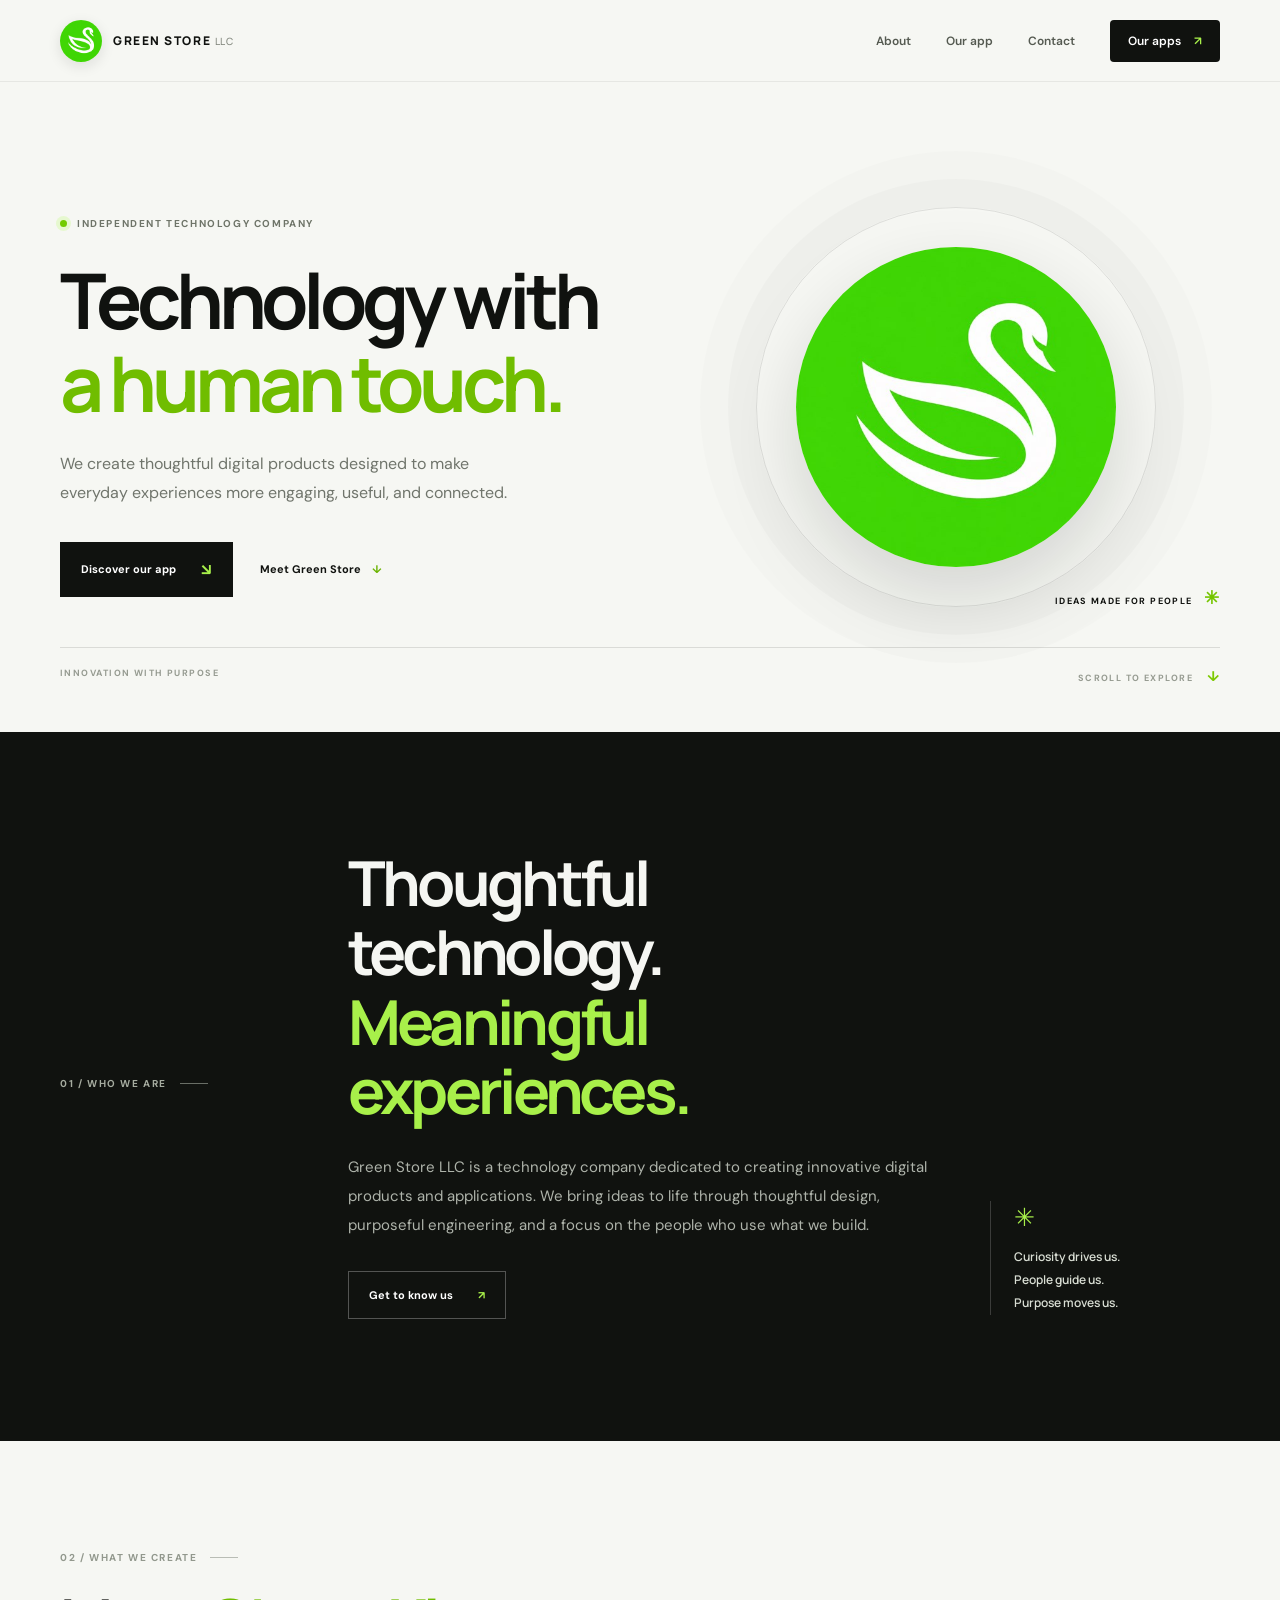
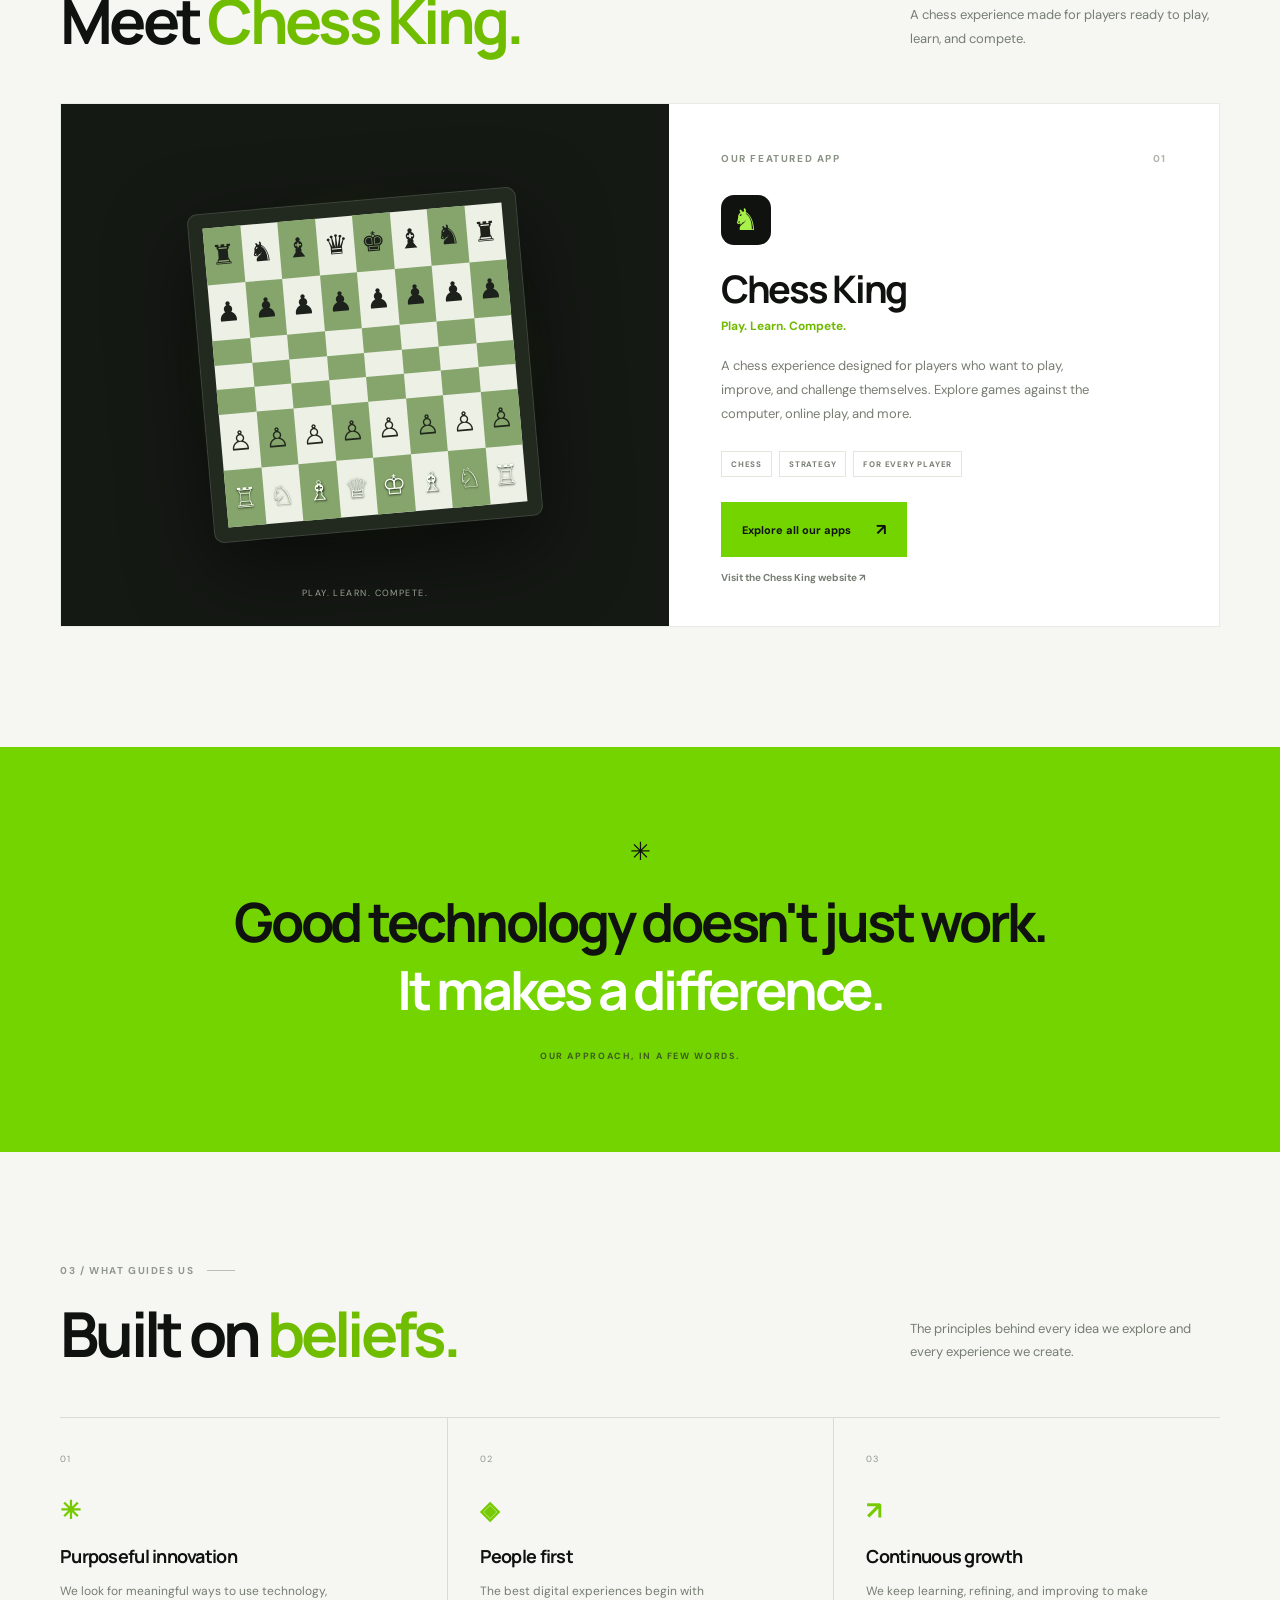
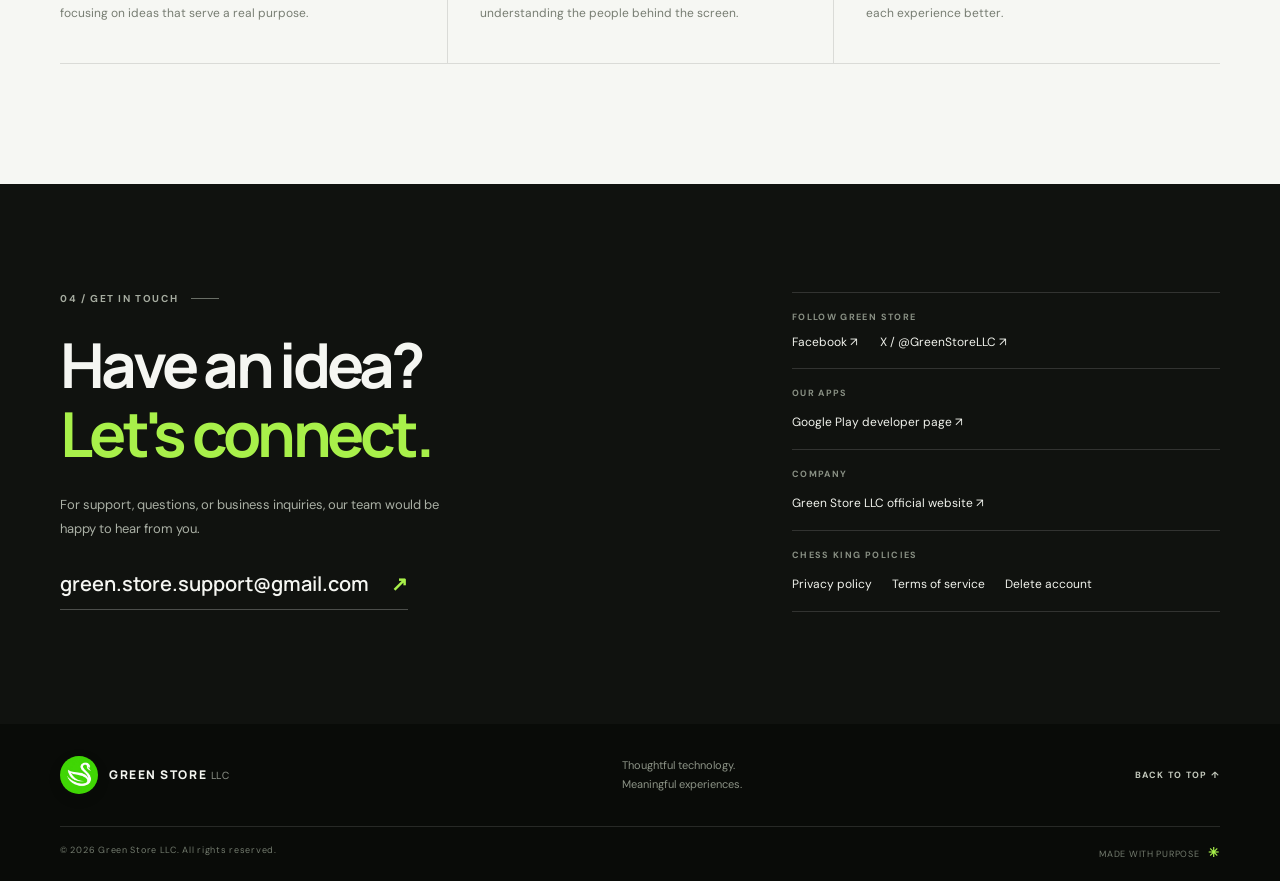
<file: index.html>
<!doctype html>
<html lang="en">
<head>
  <meta charset="utf-8">
  <meta name="viewport" content="width=device-width, initial-scale=1">
  <meta name="theme-color" content="#10120f">
  <meta name="description" content="Green Store LLC creates thoughtful digital products and applications. Discover Chess King and connect with our team.">
  <meta property="og:title" content="Green Store LLC — Thoughtful technology">
  <meta property="og:description" content="We create thoughtful digital products designed to make everyday experiences more engaging and connected.">
  <meta property="og:type" content="website">
  <meta property="og:image" content="https://green-store-llc.github.io/assets/green_store_logo.jpg">
  <title>Green Store LLC — Thoughtful technology</title>
  <link rel="icon" href="assets/green_store_logo.jpg" type="image/jpeg">
  <link rel="preconnect" href="https://fonts.googleapis.com">
  <link rel="preconnect" href="https://fonts.gstatic.com" crossorigin>
  <link href="https://fonts.googleapis.com/css2?family=DM+Sans:wght@400;500;600;700&family=Manrope:wght@400;500;600;700;800&display=swap" rel="stylesheet">
  <link rel="stylesheet" href="styles.css">
</head>
<body>
  <header class="site-header" id="top">
    <nav class="nav container" aria-label="Main navigation">
      <a class="brand" href="#top" aria-label="Green Store LLC home">
        <img src="assets/green_store_logo.jpg" alt="" width="42" height="42">
        <span>GREEN STORE <small>LLC</small></span>
      </a>
      <button class="menu-toggle" aria-label="Open navigation" aria-expanded="false" aria-controls="nav-links"><span></span><span></span></button>
      <div class="nav-links" id="nav-links">
        <a href="#about">About</a><a href="#products">Our app</a><a href="#contact">Contact</a>
        <a class="nav-cta" href="https://play.google.com/store/apps/dev?id=5631731968854259829" target="_blank" rel="noopener noreferrer">Our apps <span>↗</span></a>
      </div>
    </nav>
  </header>

  <main>
    <section class="hero section-light">
      <div class="container hero-grid">
        <div class="hero-copy reveal">
          <div class="eyebrow"><span></span> INDEPENDENT TECHNOLOGY COMPANY</div>
          <h1>Technology with<br><em>a human touch.</em></h1>
          <p class="hero-lead">We create thoughtful digital products designed to make everyday experiences more engaging, useful, and connected.</p>
          <div class="hero-actions">
            <a class="button button-dark" href="#products">Discover our app <span>↘</span></a>
            <a class="text-link" href="#about">Meet Green Store <span>↓</span></a>
          </div>
        </div>
        <div class="hero-brand reveal">
          <div class="brand-halo"></div>
          <img src="assets/green_store_logo.jpg" alt="Green Store LLC white swan logo on a bright green background" width="320" height="320">
          <span class="hero-caption">IDEAS MADE FOR PEOPLE <b>✳</b></span>
        </div>
      </div>
      <div class="container hero-bottom"><span>INNOVATION WITH PURPOSE</span><a href="#about">SCROLL TO EXPLORE <b>↓</b></a></div>
    </section>

    <section class="intro section-dark" id="about">
      <div class="container intro-grid">
        <div class="section-kicker"><span>01 / WHO WE ARE</span><i></i></div>
        <div>
          <h2>Thoughtful technology.<br><em>Meaningful experiences.</em></h2>
          <p class="intro-text">Green Store LLC is a technology company dedicated to creating innovative digital products and applications. We bring ideas to life through thoughtful design, purposeful engineering, and a focus on the people who use what we build.</p>
          <a class="button button-outline" href="#contact">Get to know us <span>↗</span></a>
        </div>
        <aside class="intro-note"><span>✳</span><p>Curiosity drives us.<br>People guide us.<br>Purpose moves us.</p></aside>
      </div>
    </section>

    <section class="product-section section-light" id="products">
      <div class="container">
        <div class="section-heading">
          <div><div class="section-kicker dark-kicker"><span>02 / WHAT WE CREATE</span><i></i></div><h2>Meet <em>Chess King.</em></h2></div>
          <p>A chess experience made for players ready to play, learn, and compete.</p>
        </div>
        <article class="product-card">
          <div class="product-visual" aria-label="Chess board illustration">
            <div class="board-frame"><div class="board" aria-hidden="true"><span>♜</span><span>♞</span><span>♝</span><span>♛</span><span>♚</span><span>♝</span><span>♞</span><span>♜</span><span>♟</span><span>♟</span><span>♟</span><span>♟</span><span>♟</span><span>♟</span><span>♟</span><span>♟</span><span></span><span></span><span></span><span></span><span></span><span></span><span></span><span></span><span></span><span></span><span></span><span></span><span></span><span></span><span></span><span></span><span></span><span></span><span></span><span></span><span></span><span></span><span></span><span></span><span>♙</span><span>♙</span><span>♙</span><span>♙</span><span>♙</span><span>♙</span><span>♙</span><span>♙</span><span>♖</span><span>♘</span><span>♗</span><span>♕</span><span>♔</span><span>♗</span><span>♘</span><span>♖</span></div></div>
            <span class="visual-caption">PLAY. LEARN. COMPETE.</span>
          </div>
          <div class="product-info">
            <span class="product-index">OUR FEATURED APP <b>01</b></span>
            <div class="product-mark">♞</div>
            <h3>Chess King</h3>
            <p class="product-tagline">Play. Learn. Compete.</p>
            <p class="product-description">A chess experience designed for players who want to play, improve, and challenge themselves. Explore games against the computer, online play, and more.</p>
            <div class="product-tags"><span>CHESS</span><span>STRATEGY</span><span>FOR EVERY PLAYER</span></div>
            <div class="product-actions">
              <a class="button button-green" href="https://play.google.com/store/apps/dev?id=5631731968854259829" target="_blank" rel="noopener noreferrer">Explore all our apps <span>↗</span></a>
              <a class="product-secondary" href="https://green-store-llc.github.io/Chess-King/" target="_blank" rel="noopener noreferrer">Visit the Chess King website ↗</a>
            </div>
          </div>
        </article>
      </div>
    </section>

    <section class="statement-section"><div class="container statement-inner"><span>✳</span><p>Good technology doesn't just work.<br><em>It makes a difference.</em></p><small>OUR APPROACH, IN A FEW WORDS.</small></div></section>

    <section class="values-section section-light">
      <div class="container">
        <div class="section-heading"><div><div class="section-kicker dark-kicker"><span>03 / WHAT GUIDES US</span><i></i></div><h2>Built on <em>beliefs.</em></h2></div><p>The principles behind every idea we explore and every experience we create.</p></div>
        <div class="values-grid">
          <article class="value-card"><span>01</span><b>✳</b><h3>Purposeful innovation</h3><p>We look for meaningful ways to use technology, focusing on ideas that serve a real purpose.</p></article>
          <article class="value-card"><span>02</span><b>◈</b><h3>People first</h3><p>The best digital experiences begin with understanding the people behind the screen.</p></article>
          <article class="value-card"><span>03</span><b>↗</b><h3>Continuous growth</h3><p>We keep learning, refining, and improving to make each experience better.</p></article>
        </div>
      </div>
    </section>

    <section class="contact-section section-dark" id="contact">
      <div class="container contact-grid">
        <div><div class="section-kicker"><span>04 / GET IN TOUCH</span><i></i></div><h2>Have an idea?<br><em>Let's connect.</em></h2><p class="contact-copy">For support, questions, or business inquiries, our team would be happy to hear from you.</p><a class="contact-email" href="mailto:green.store.support@gmail.com">green.store.support@gmail.com <span>↗</span></a></div>
        <div class="contact-side">
          <div class="contact-detail"><span>FOLLOW GREEN STORE</span><div class="social-links"><a href="https://www.facebook.com/profile.php?id=61596301007547" target="_blank" rel="noopener noreferrer">Facebook ↗</a><a href="https://x.com/GreenStoreLLC" target="_blank" rel="noopener noreferrer">X / @GreenStoreLLC ↗</a></div></div>
          <div class="contact-detail"><span>OUR APPS</span><a href="https://play.google.com/store/apps/dev?id=5631731968854259829" target="_blank" rel="noopener noreferrer">Google Play developer page ↗</a></div>
          <div class="contact-detail"><span>COMPANY</span><a href="https://green-store-llc.github.io/" target="_blank" rel="noopener noreferrer">Green Store LLC official website ↗</a></div>
          <div class="contact-detail legal-links"><span>CHESS KING POLICIES</span><a href="https://green-store-llc.github.io/chessking/privacy-policy.html" target="_blank" rel="noopener noreferrer">Privacy policy</a><a href="https://green-store-llc.github.io/chessking/terms-of-service.html" target="_blank" rel="noopener noreferrer">Terms of service</a><a href="https://green-store-llc.github.io/chessking/delet-account.html" target="_blank" rel="noopener noreferrer">Delete account</a></div>
        </div>
      </div>
    </section>
  </main>

  <footer class="footer"><div class="container footer-main"><a class="brand" href="#top"><img src="assets/green_store_logo.jpg" alt="" width="40" height="40"><span>GREEN STORE <small>LLC</small></span></a><p>Thoughtful technology.<br>Meaningful experiences.</p><a class="back-top" href="#top">BACK TO TOP ↑</a></div><div class="container footer-bottom"><span>© <span id="year"></span> Green Store LLC. All rights reserved.</span><span>MADE WITH PURPOSE <b>✳</b></span></div></footer>
  <script src="script.js"></script>
</body>
</html>
</file>
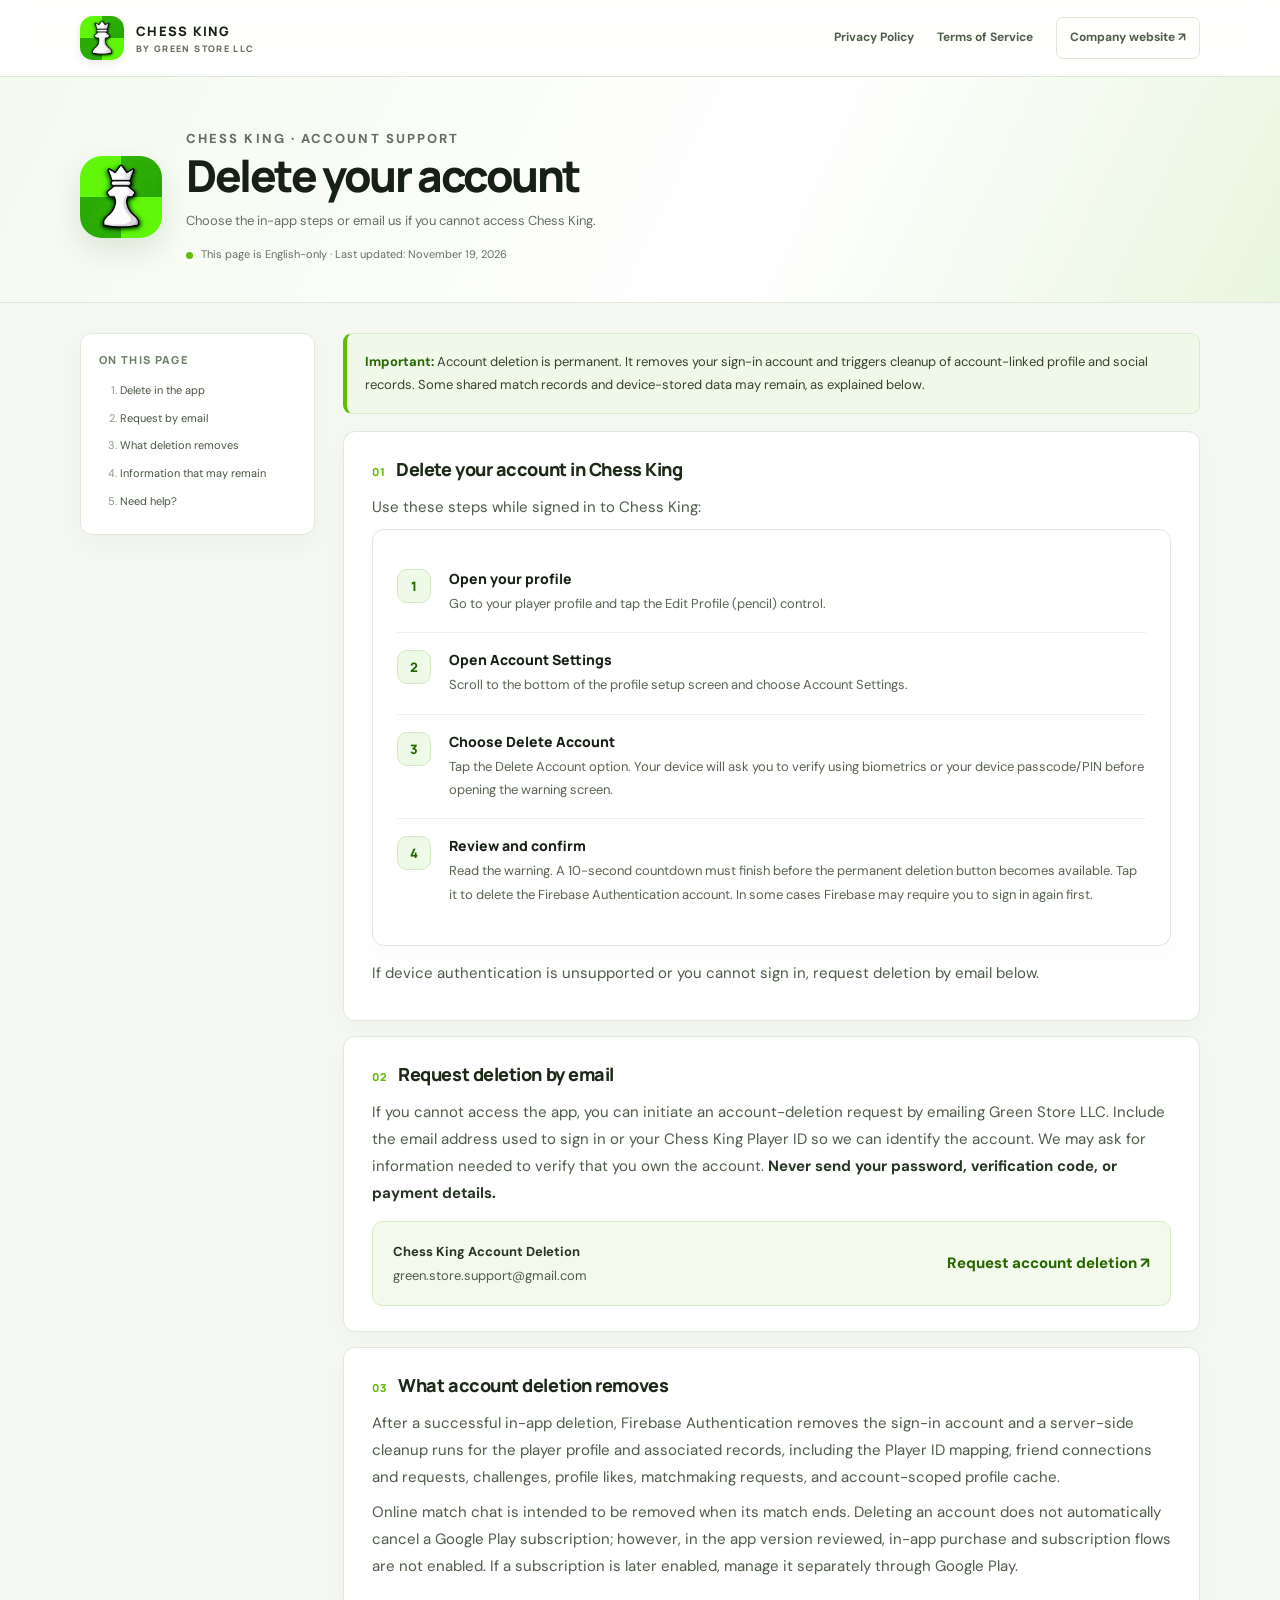
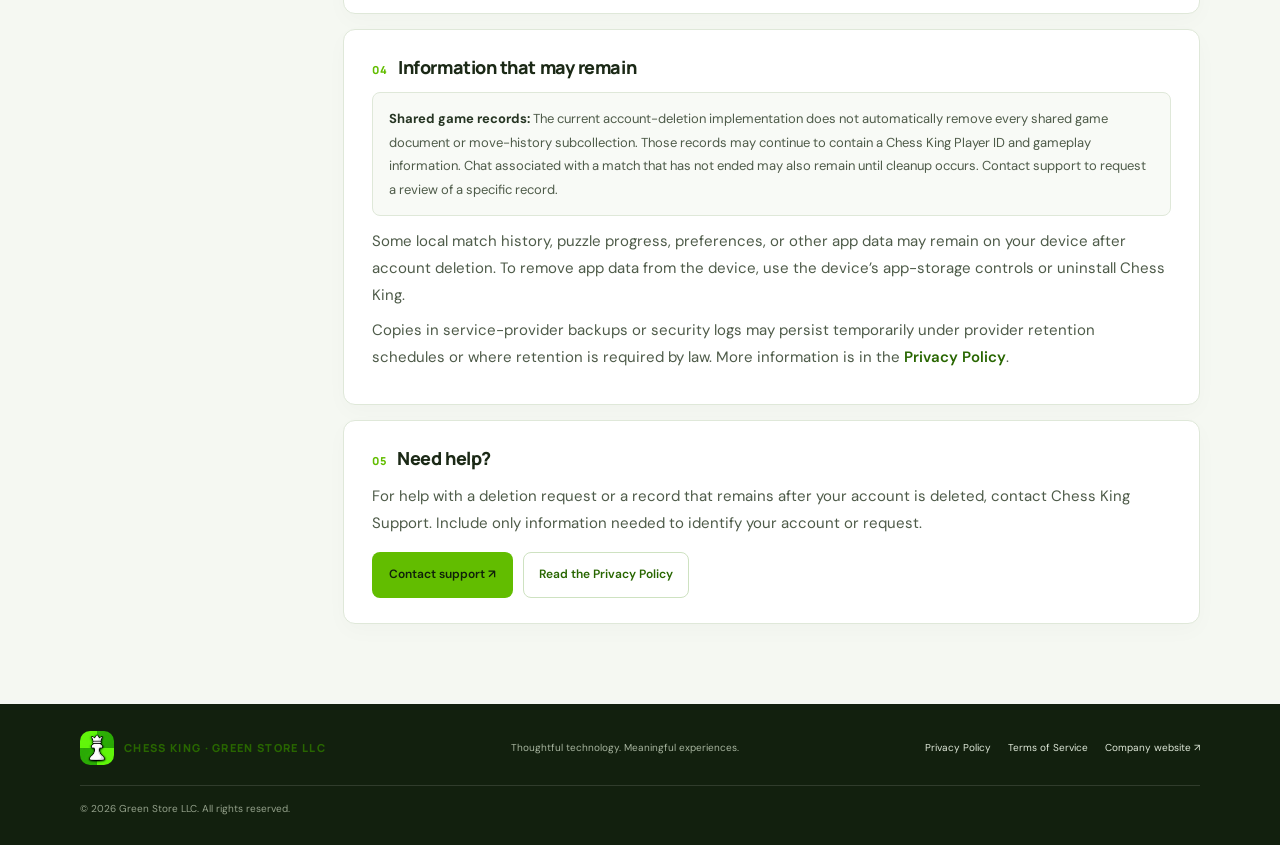
<file: chessking/delet-account.html>
<!doctype html>
<html lang="en">
<head>
  <meta charset="utf-8"><meta name="viewport" content="width=device-width, initial-scale=1">
  <meta name="theme-color" content="#f5f8f2"><meta name="description" content="How to delete your Chess King account in the app or submit an account deletion request by email.">
  <title>Delete Your Chess King Account | Green Store LLC</title>
  <link rel="icon" href="../assets/chess_app.jpg" type="image/jpeg"><link rel="stylesheet" href="legal.css">
</head>
<body>
  <header class="topbar"><nav class="container topbar-inner" aria-label="Main navigation"><a class="brand" href="../index.html"><img src="../assets/chess_app.jpg" alt="Chess King app icon"><span>CHESS KING<small>BY GREEN STORE LLC</small></span></a><div class="top-links"><a href="privacy-policy.html">Privacy Policy</a><a href="terms-of-service.html">Terms of Service</a><a class="home-link" href="https://green-store-llc.github.io/">Company website ↗</a></div></nav></header>
  <section class="hero"><div class="container hero-inner"><img class="hero-icon" src="../assets/chess_app.jpg" alt="Chess King app icon"><div><p class="eyebrow">CHESS KING · ACCOUNT SUPPORT</p><h1>Delete your account</h1><p>Choose the in-app steps or email us if you cannot access Chess King.</p><span class="updated">This page is English-only · Last updated: November 19, 2026</span></div></div></section>
  <main class="container page-layout">
    <nav class="toc" aria-label="On this page"><h2>ON THIS PAGE</h2><ol><li><a href="#in-app">Delete in the app</a></li><li><a href="#email">Request by email</a></li><li><a href="#removed">What deletion removes</a></li><li><a href="#remaining">Information that may remain</a></li><li><a href="#help">Need help?</a></li></ol></nav>
    <div class="legal-content">
      <div class="notice"><strong>Important:</strong> Account deletion is permanent. It removes your sign-in account and triggers cleanup of account-linked profile and social records. Some shared match records and device-stored data may remain, as explained below.</div>
      <section class="legal-section" id="in-app"><h2><span class="num">01</span> Delete your account in Chess King</h2><p>Use these steps while signed in to Chess King:</p><div class="delete-card">
        <div class="step"><span class="step-no">1</span><div><h3>Open your profile</h3><p>Go to your player profile and tap the Edit Profile (pencil) control.</p></div></div>
        <div class="step"><span class="step-no">2</span><div><h3>Open Account Settings</h3><p>Scroll to the bottom of the profile setup screen and choose Account Settings.</p></div></div>
        <div class="step"><span class="step-no">3</span><div><h3>Choose Delete Account</h3><p>Tap the Delete Account option. Your device will ask you to verify using biometrics or your device passcode/PIN before opening the warning screen.</p></div></div>
        <div class="step"><span class="step-no">4</span><div><h3>Review and confirm</h3><p>Read the warning. A 10-second countdown must finish before the permanent deletion button becomes available. Tap it to delete the Firebase Authentication account. In some cases Firebase may require you to sign in again first.</p></div></div>
      </div><p>If device authentication is unsupported or you cannot sign in, request deletion by email below.</p></section>
      <section class="legal-section" id="email"><h2><span class="num">02</span> Request deletion by email</h2><p>If you cannot access the app, you can initiate an account-deletion request by emailing Green Store LLC. Include the email address used to sign in or your Chess King Player ID so we can identify the account. We may ask for information needed to verify that you own the account. <strong>Never send your password, verification code, or payment details.</strong></p><div class="contact-card"><p><strong>Chess King Account Deletion</strong><br>green.store.support@gmail.com</p><a href="mailto:green.store.support@gmail.com?subject=Chess%20King%20account%20deletion%20request&amp;body=Please%20delete%20my%20Chess%20King%20account.%0A%0AAccount%20email%20or%20Player%20ID%3A%20">Request account deletion ↗</a></div></section>
      <section class="legal-section" id="removed"><h2><span class="num">03</span> What account deletion removes</h2><p>After a successful in-app deletion, Firebase Authentication removes the sign-in account and a server-side cleanup runs for the player profile and associated records, including the Player ID mapping, friend connections and requests, challenges, profile likes, matchmaking requests, and account-scoped profile cache.</p><p>Online match chat is intended to be removed when its match ends. Deleting an account does not automatically cancel a Google Play subscription; however, in the app version reviewed, in-app purchase and subscription flows are not enabled. If a subscription is later enabled, manage it separately through Google Play.</p></section>
      <section class="legal-section" id="remaining"><h2><span class="num">04</span> Information that may remain</h2><div class="callout"><strong>Shared game records:</strong> The current account-deletion implementation does not automatically remove every shared game document or move-history subcollection. Those records may continue to contain a Chess King Player ID and gameplay information. Chat associated with a match that has not ended may also remain until cleanup occurs. Contact support to request a review of a specific record.</div><p>Some local match history, puzzle progress, preferences, or other app data may remain on your device after account deletion. To remove app data from the device, use the device’s app-storage controls or uninstall Chess King.</p><p>Copies in service-provider backups or security logs may persist temporarily under provider retention schedules or where retention is required by law. More information is in the <a href="privacy-policy.html#retention">Privacy Policy</a>.</p></section>
      <section class="legal-section" id="help"><h2><span class="num">05</span> Need help?</h2><p>For help with a deletion request or a record that remains after your account is deleted, contact Chess King Support. Include only information needed to identify your account or request.</p><div class="action-row"><a class="button" href="mailto:green.store.support@gmail.com?subject=Chess%20King%20account%20deletion%20help">Contact support ↗</a><a class="secondary-button" href="privacy-policy.html">Read the Privacy Policy</a></div></section>
    </div>
  </main>
  <footer class="footer"><div class="container footer-inner"><a class="footer-brand" href="../index.html"><img src="../assets/chess_app.jpg" alt=""><span>CHESS KING · GREEN STORE LLC</span></a><p>Thoughtful technology. Meaningful experiences.</p><div class="footer-links"><a href="privacy-policy.html">Privacy Policy</a><a href="terms-of-service.html">Terms of Service</a><a href="https://green-store-llc.github.io/">Company website ↗</a></div></div><div class="container copyright">© 2026 Green Store LLC. All rights reserved.</div></footer>
</body></html>
</file>
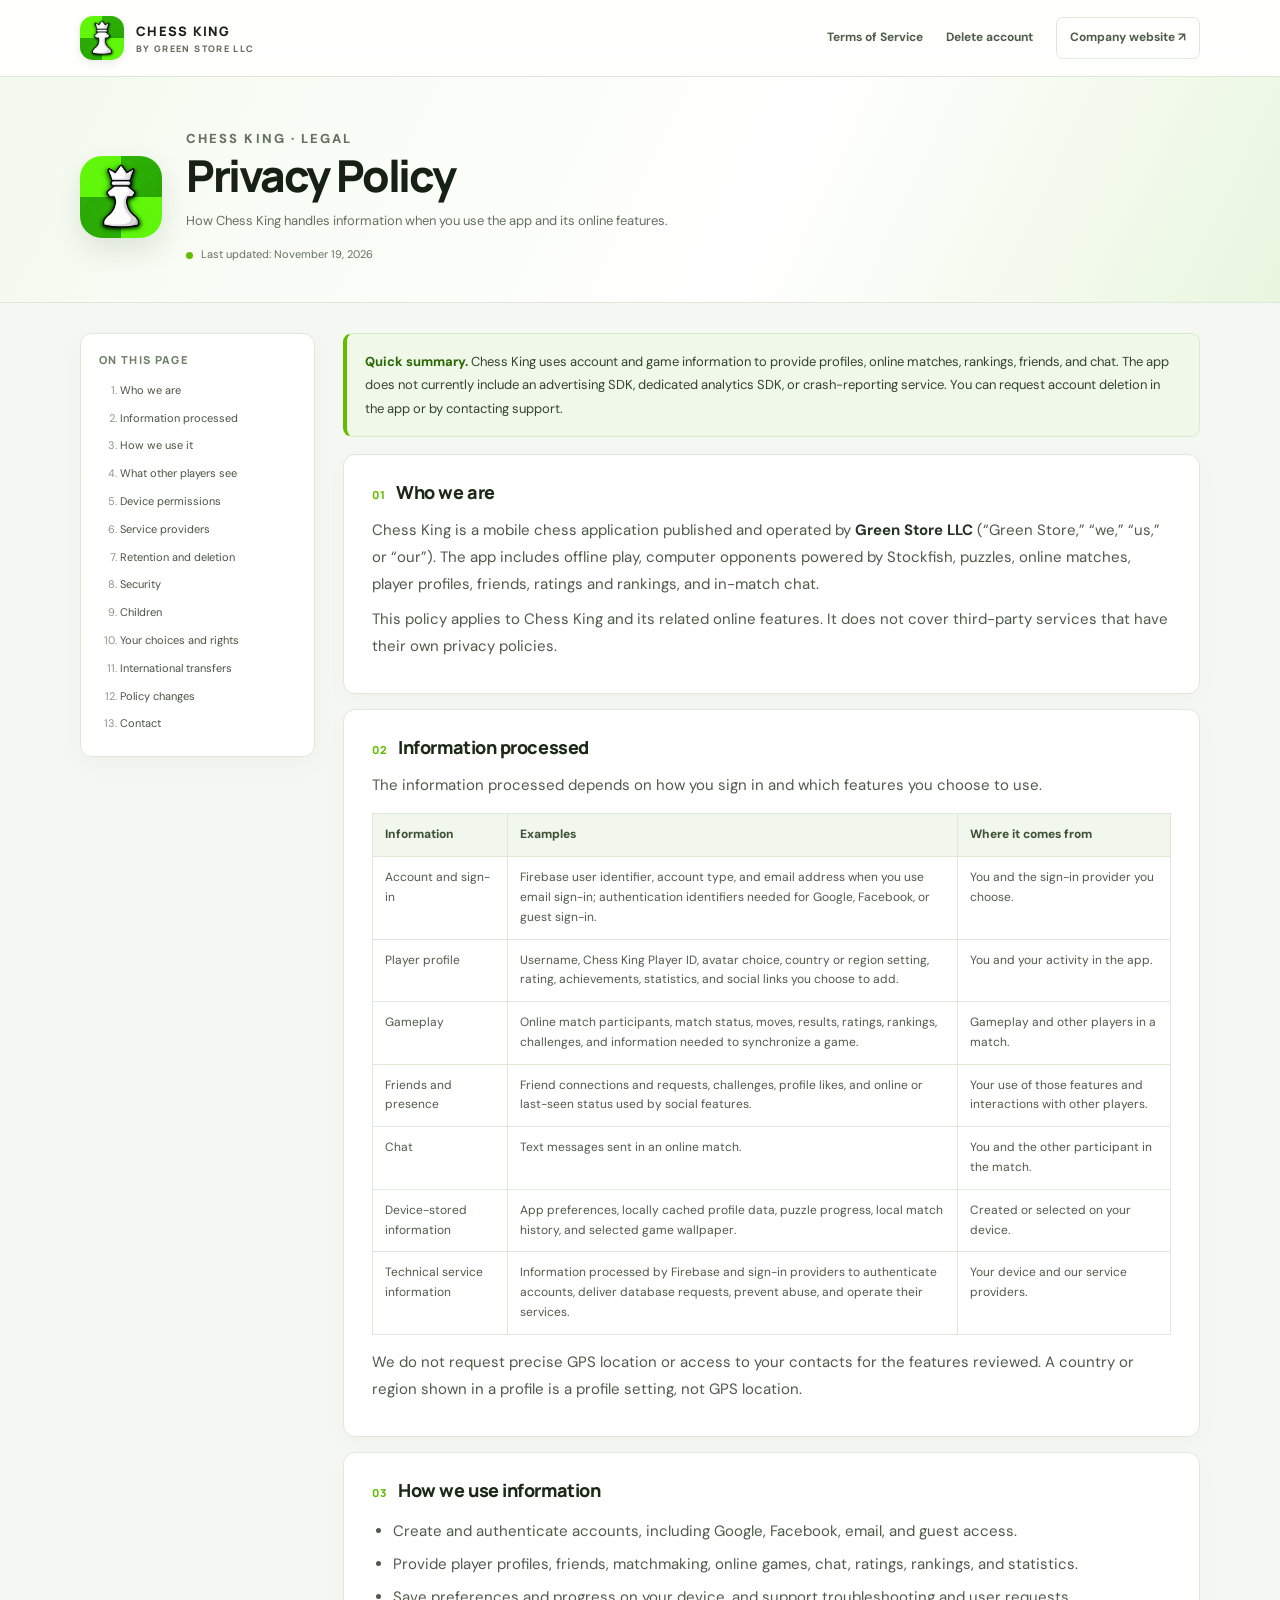
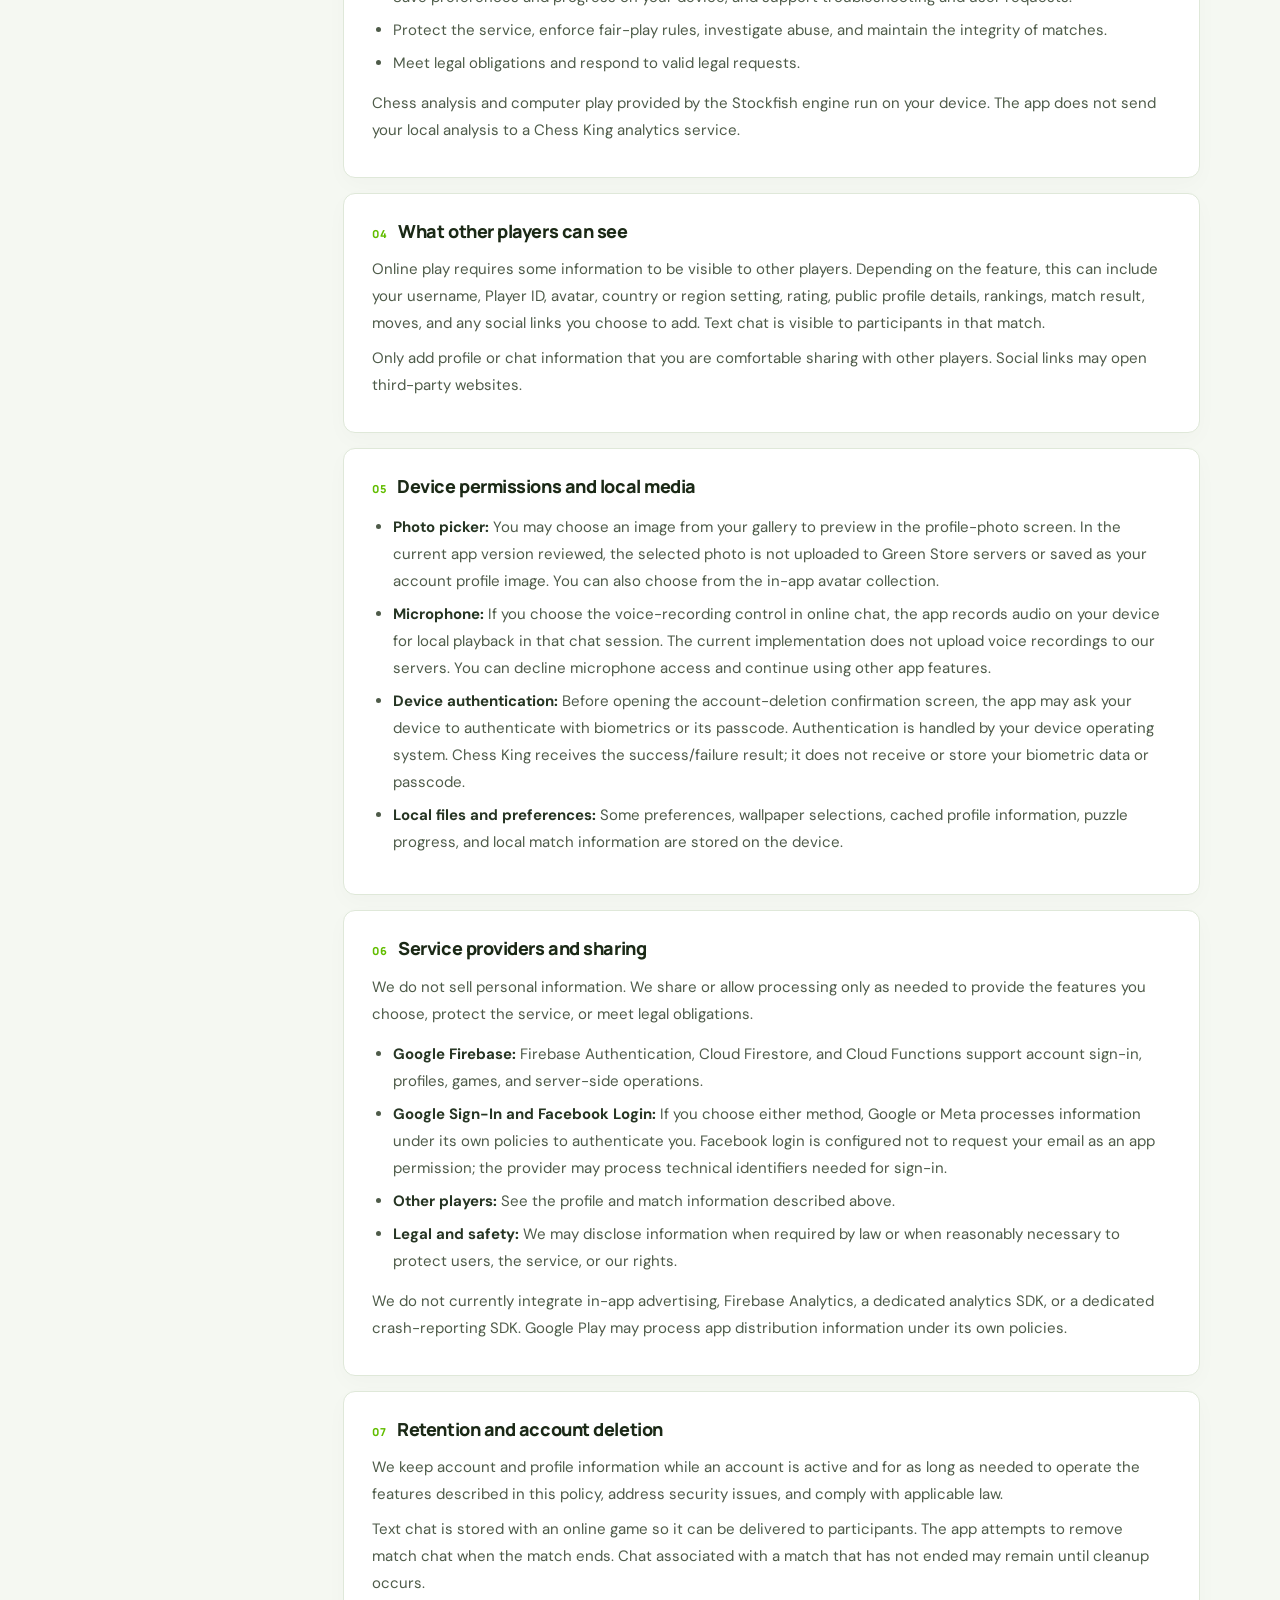
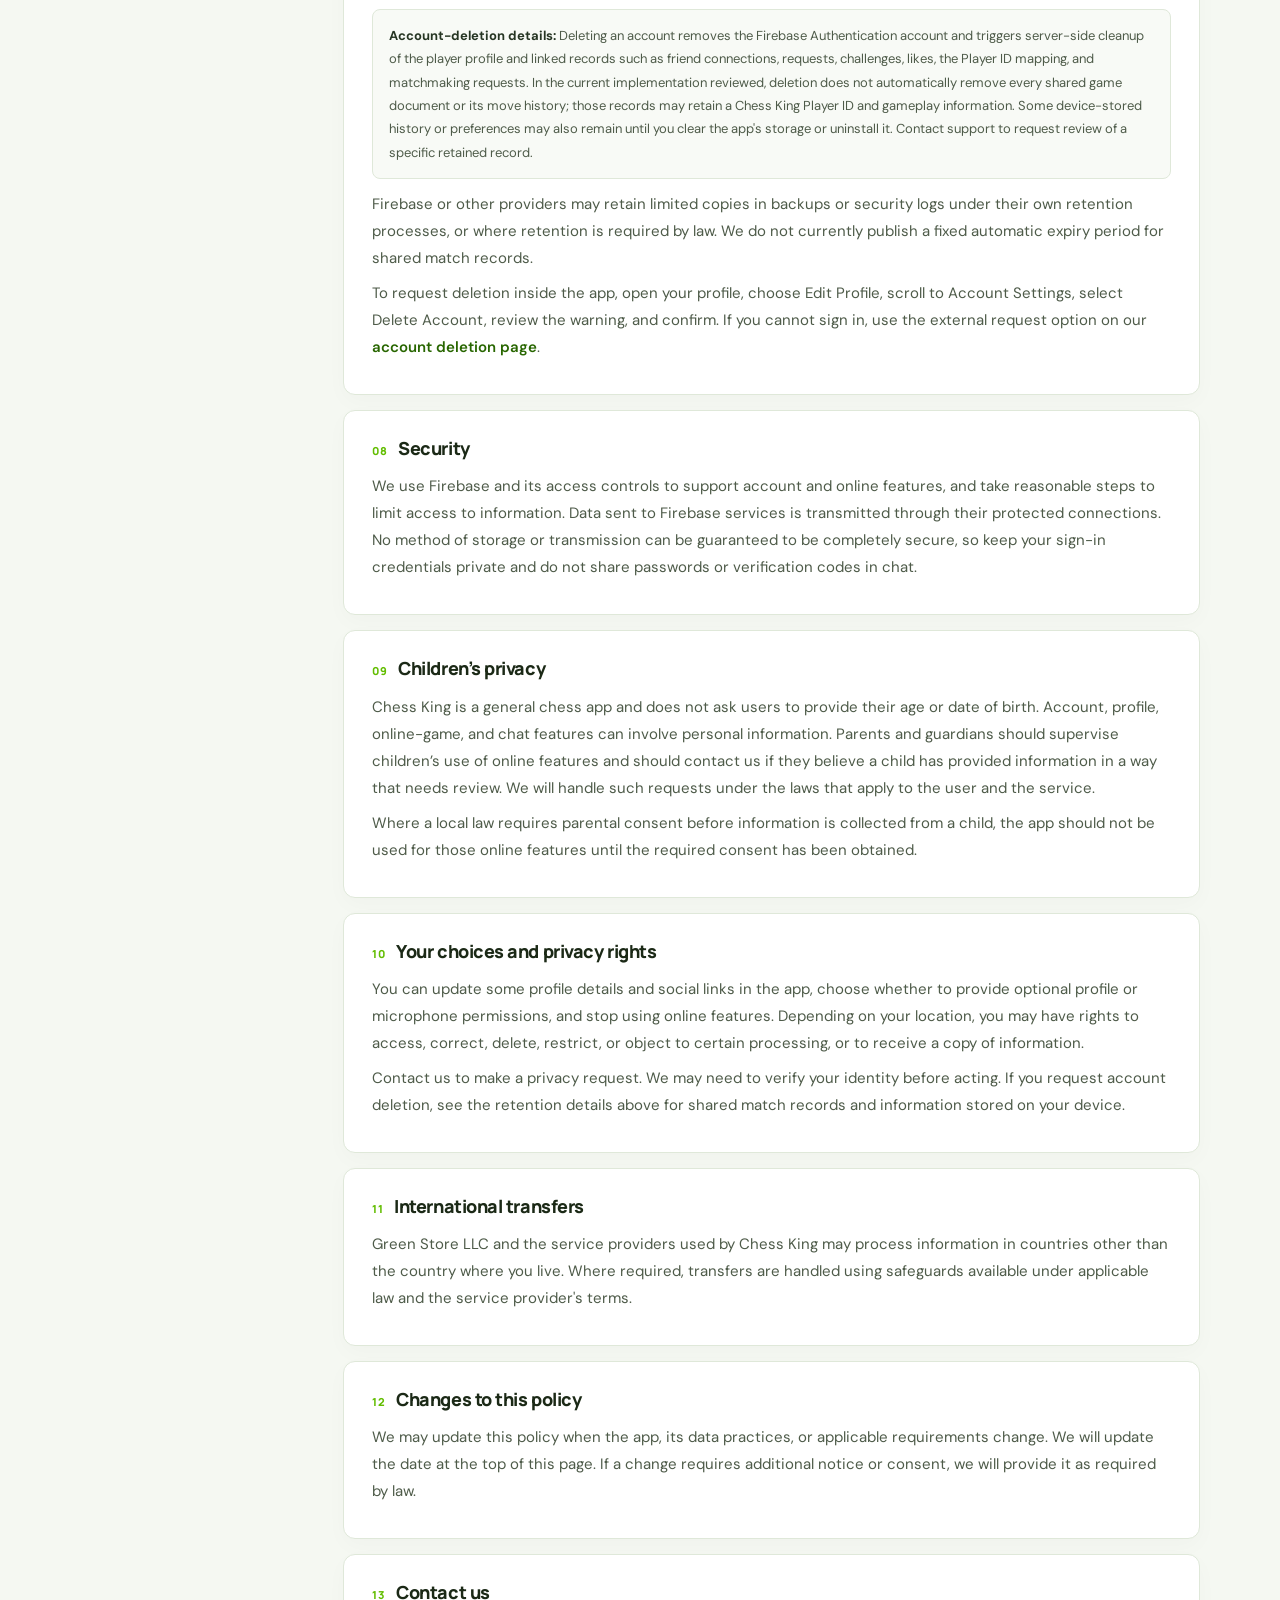
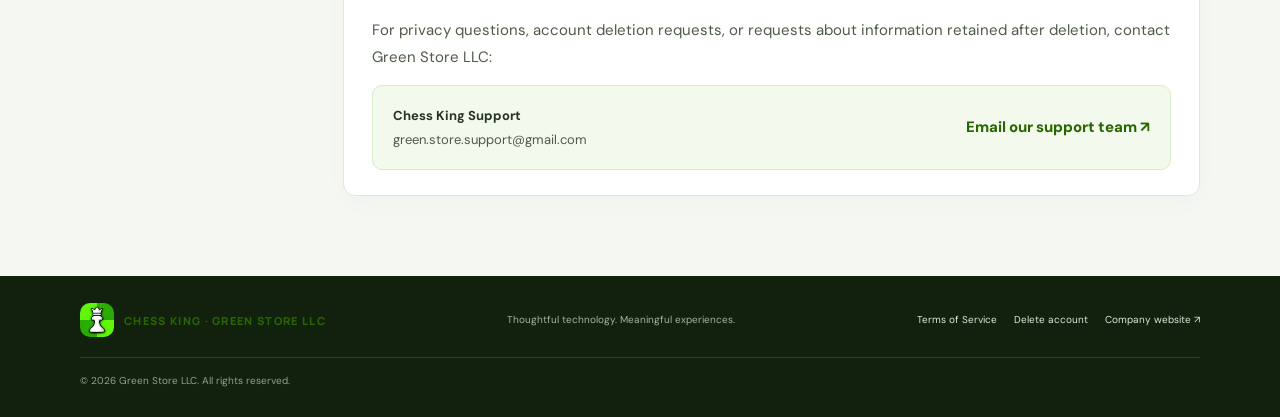
<file: chessking/privacy-policy.html>
<!doctype html>
<html lang="en">
<head>
  <meta charset="utf-8"><meta name="viewport" content="width=device-width, initial-scale=1">
  <meta name="theme-color" content="#f5f8f2"><meta name="description" content="Learn what information Chess King processes, why it is used, how long it is kept, and how to request account deletion.">
  <title>Chess King Privacy Policy | Green Store LLC</title>
  <link rel="icon" href="../assets/chess_app.jpg" type="image/jpeg"><link rel="stylesheet" href="legal.css">
</head>
<body>
  <header class="topbar"><nav class="container topbar-inner" aria-label="Main navigation"><a class="brand" href="../index.html"><img src="../assets/chess_app.jpg" alt="Chess King app icon"><span>CHESS KING<small>BY GREEN STORE LLC</small></span></a><div class="top-links"><a href="terms-of-service.html">Terms of Service</a><a href="delet-account.html">Delete account</a><a class="home-link" href="https://green-store-llc.github.io/">Company website ↗</a></div></nav></header>
  <section class="hero"><div class="container hero-inner"><img class="hero-icon" src="../assets/chess_app.jpg" alt="Chess King app icon"><div><p class="eyebrow">CHESS KING · LEGAL</p><h1>Privacy Policy</h1><p>How Chess King handles information when you use the app and its online features.</p><span class="updated">Last updated: November 19, 2026</span></div></div></section>
  <main class="container page-layout">
    <nav class="toc" aria-label="On this page"><h2>ON THIS PAGE</h2><ol><li><a href="#who">Who we are</a></li><li><a href="#data">Information processed</a></li><li><a href="#use">How we use it</a></li><li><a href="#visibility">What other players see</a></li><li><a href="#permissions">Device permissions</a></li><li><a href="#providers">Service providers</a></li><li><a href="#retention">Retention and deletion</a></li><li><a href="#security">Security</a></li><li><a href="#children">Children</a></li><li><a href="#rights">Your choices and rights</a></li><li><a href="#transfers">International transfers</a></li><li><a href="#changes">Policy changes</a></li><li><a href="#contact">Contact</a></li></ol></nav>
    <div class="legal-content">
      <div class="notice"><strong>Quick summary.</strong> Chess King uses account and game information to provide profiles, online matches, rankings, friends, and chat. The app does not currently include an advertising SDK, dedicated analytics SDK, or crash-reporting service. You can request account deletion in the app or by contacting support.</div>
      <section class="legal-section" id="who"><h2><span class="num">01</span> Who we are</h2><p>Chess King is a mobile chess application published and operated by <strong>Green Store LLC</strong> (“Green Store,” “we,” “us,” or “our”). The app includes offline play, computer opponents powered by Stockfish, puzzles, online matches, player profiles, friends, ratings and rankings, and in-match chat.</p><p>This policy applies to Chess King and its related online features. It does not cover third-party services that have their own privacy policies.</p></section>
      <section class="legal-section" id="data"><h2><span class="num">02</span> Information processed</h2><p>The information processed depends on how you sign in and which features you choose to use.</p><table class="data-table"><thead><tr><th>Information</th><th>Examples</th><th>Where it comes from</th></tr></thead><tbody>
        <tr><td>Account and sign-in</td><td>Firebase user identifier, account type, and email address when you use email sign-in; authentication identifiers needed for Google, Facebook, or guest sign-in.</td><td>You and the sign-in provider you choose.</td></tr>
        <tr><td>Player profile</td><td>Username, Chess King Player ID, avatar choice, country or region setting, rating, achievements, statistics, and social links you choose to add.</td><td>You and your activity in the app.</td></tr>
        <tr><td>Gameplay</td><td>Online match participants, match status, moves, results, ratings, rankings, challenges, and information needed to synchronize a game.</td><td>Gameplay and other players in a match.</td></tr>
        <tr><td>Friends and presence</td><td>Friend connections and requests, challenges, profile likes, and online or last-seen status used by social features.</td><td>Your use of those features and interactions with other players.</td></tr>
        <tr><td>Chat</td><td>Text messages sent in an online match.</td><td>You and the other participant in the match.</td></tr>
        <tr><td>Device-stored information</td><td>App preferences, locally cached profile data, puzzle progress, local match history, and selected game wallpaper.</td><td>Created or selected on your device.</td></tr>
        <tr><td>Technical service information</td><td>Information processed by Firebase and sign-in providers to authenticate accounts, deliver database requests, prevent abuse, and operate their services.</td><td>Your device and our service providers.</td></tr>
      </tbody></table><p>We do not request precise GPS location or access to your contacts for the features reviewed. A country or region shown in a profile is a profile setting, not GPS location.</p></section>
      <section class="legal-section" id="use"><h2><span class="num">03</span> How we use information</h2><ul><li>Create and authenticate accounts, including Google, Facebook, email, and guest access.</li><li>Provide player profiles, friends, matchmaking, online games, chat, ratings, rankings, and statistics.</li><li>Save preferences and progress on your device, and support troubleshooting and user requests.</li><li>Protect the service, enforce fair-play rules, investigate abuse, and maintain the integrity of matches.</li><li>Meet legal obligations and respond to valid legal requests.</li></ul><p>Chess analysis and computer play provided by the Stockfish engine run on your device. The app does not send your local analysis to a Chess King analytics service.</p></section>
      <section class="legal-section" id="visibility"><h2><span class="num">04</span> What other players can see</h2><p>Online play requires some information to be visible to other players. Depending on the feature, this can include your username, Player ID, avatar, country or region setting, rating, public profile details, rankings, match result, moves, and any social links you choose to add. Text chat is visible to participants in that match.</p><p>Only add profile or chat information that you are comfortable sharing with other players. Social links may open third-party websites.</p></section>
      <section class="legal-section" id="permissions"><h2><span class="num">05</span> Device permissions and local media</h2><ul><li><strong>Photo picker:</strong> You may choose an image from your gallery to preview in the profile-photo screen. In the current app version reviewed, the selected photo is not uploaded to Green Store servers or saved as your account profile image. You can also choose from the in-app avatar collection.</li><li><strong>Microphone:</strong> If you choose the voice-recording control in online chat, the app records audio on your device for local playback in that chat session. The current implementation does not upload voice recordings to our servers. You can decline microphone access and continue using other app features.</li><li><strong>Device authentication:</strong> Before opening the account-deletion confirmation screen, the app may ask your device to authenticate with biometrics or its passcode. Authentication is handled by your device operating system. Chess King receives the success/failure result; it does not receive or store your biometric data or passcode.</li><li><strong>Local files and preferences:</strong> Some preferences, wallpaper selections, cached profile information, puzzle progress, and local match information are stored on the device.</li></ul></section>
      <section class="legal-section" id="providers"><h2><span class="num">06</span> Service providers and sharing</h2><p>We do not sell personal information. We share or allow processing only as needed to provide the features you choose, protect the service, or meet legal obligations.</p><ul><li><strong>Google Firebase:</strong> Firebase Authentication, Cloud Firestore, and Cloud Functions support account sign-in, profiles, games, and server-side operations.</li><li><strong>Google Sign-In and Facebook Login:</strong> If you choose either method, Google or Meta processes information under its own policies to authenticate you. Facebook login is configured not to request your email as an app permission; the provider may process technical identifiers needed for sign-in.</li><li><strong>Other players:</strong> See the profile and match information described above.</li><li><strong>Legal and safety:</strong> We may disclose information when required by law or when reasonably necessary to protect users, the service, or our rights.</li></ul><p>We do not currently integrate in-app advertising, Firebase Analytics, a dedicated analytics SDK, or a dedicated crash-reporting SDK. Google Play may process app distribution information under its own policies.</p></section>
      <section class="legal-section" id="retention"><h2><span class="num">07</span> Retention and account deletion</h2><p>We keep account and profile information while an account is active and for as long as needed to operate the features described in this policy, address security issues, and comply with applicable law.</p><p>Text chat is stored with an online game so it can be delivered to participants. The app attempts to remove match chat when the match ends. Chat associated with a match that has not ended may remain until cleanup occurs.</p><div class="callout"><strong>Account-deletion details:</strong> Deleting an account removes the Firebase Authentication account and triggers server-side cleanup of the player profile and linked records such as friend connections, requests, challenges, likes, the Player ID mapping, and matchmaking requests. In the current implementation reviewed, deletion does not automatically remove every shared game document or its move history; those records may retain a Chess King Player ID and gameplay information. Some device-stored history or preferences may also remain until you clear the app's storage or uninstall it. Contact support to request review of a specific retained record.</div><p>Firebase or other providers may retain limited copies in backups or security logs under their own retention processes, or where retention is required by law. We do not currently publish a fixed automatic expiry period for shared match records.</p><p>To request deletion inside the app, open your profile, choose Edit Profile, scroll to Account Settings, select Delete Account, review the warning, and confirm. If you cannot sign in, use the external request option on our <a href="delet-account.html">account deletion page</a>.</p></section>
      <section class="legal-section" id="security"><h2><span class="num">08</span> Security</h2><p>We use Firebase and its access controls to support account and online features, and take reasonable steps to limit access to information. Data sent to Firebase services is transmitted through their protected connections. No method of storage or transmission can be guaranteed to be completely secure, so keep your sign-in credentials private and do not share passwords or verification codes in chat.</p></section>
      <section class="legal-section" id="children"><h2><span class="num">09</span> Children’s privacy</h2><p>Chess King is a general chess app and does not ask users to provide their age or date of birth. Account, profile, online-game, and chat features can involve personal information. Parents and guardians should supervise children’s use of online features and should contact us if they believe a child has provided information in a way that needs review. We will handle such requests under the laws that apply to the user and the service.</p><p>Where a local law requires parental consent before information is collected from a child, the app should not be used for those online features until the required consent has been obtained.</p></section>
      <section class="legal-section" id="rights"><h2><span class="num">10</span> Your choices and privacy rights</h2><p>You can update some profile details and social links in the app, choose whether to provide optional profile or microphone permissions, and stop using online features. Depending on your location, you may have rights to access, correct, delete, restrict, or object to certain processing, or to receive a copy of information.</p><p>Contact us to make a privacy request. We may need to verify your identity before acting. If you request account deletion, see the retention details above for shared match records and information stored on your device.</p></section>
      <section class="legal-section" id="transfers"><h2><span class="num">11</span> International transfers</h2><p>Green Store LLC and the service providers used by Chess King may process information in countries other than the country where you live. Where required, transfers are handled using safeguards available under applicable law and the service provider's terms.</p></section>
      <section class="legal-section" id="changes"><h2><span class="num">12</span> Changes to this policy</h2><p>We may update this policy when the app, its data practices, or applicable requirements change. We will update the date at the top of this page. If a change requires additional notice or consent, we will provide it as required by law.</p></section>
      <section class="legal-section" id="contact"><h2><span class="num">13</span> Contact us</h2><p>For privacy questions, account deletion requests, or requests about information retained after deletion, contact Green Store LLC:</p><div class="contact-card"><p><strong>Chess King Support</strong><br>green.store.support@gmail.com</p><a href="mailto:green.store.support@gmail.com?subject=Chess%20King%20privacy%20request">Email our support team ↗</a></div></section>
    </div>
  </main>
  <footer class="footer"><div class="container footer-inner"><a class="footer-brand" href="../index.html"><img src="../assets/chess_app.jpg" alt=""><span>CHESS KING · GREEN STORE LLC</span></a><p>Thoughtful technology. Meaningful experiences.</p><div class="footer-links"><a href="terms-of-service.html">Terms of Service</a><a href="delet-account.html">Delete account</a><a href="https://green-store-llc.github.io/">Company website ↗</a></div></div><div class="container copyright">© 2026 Green Store LLC. All rights reserved.</div></footer>
</body></html>
</file>
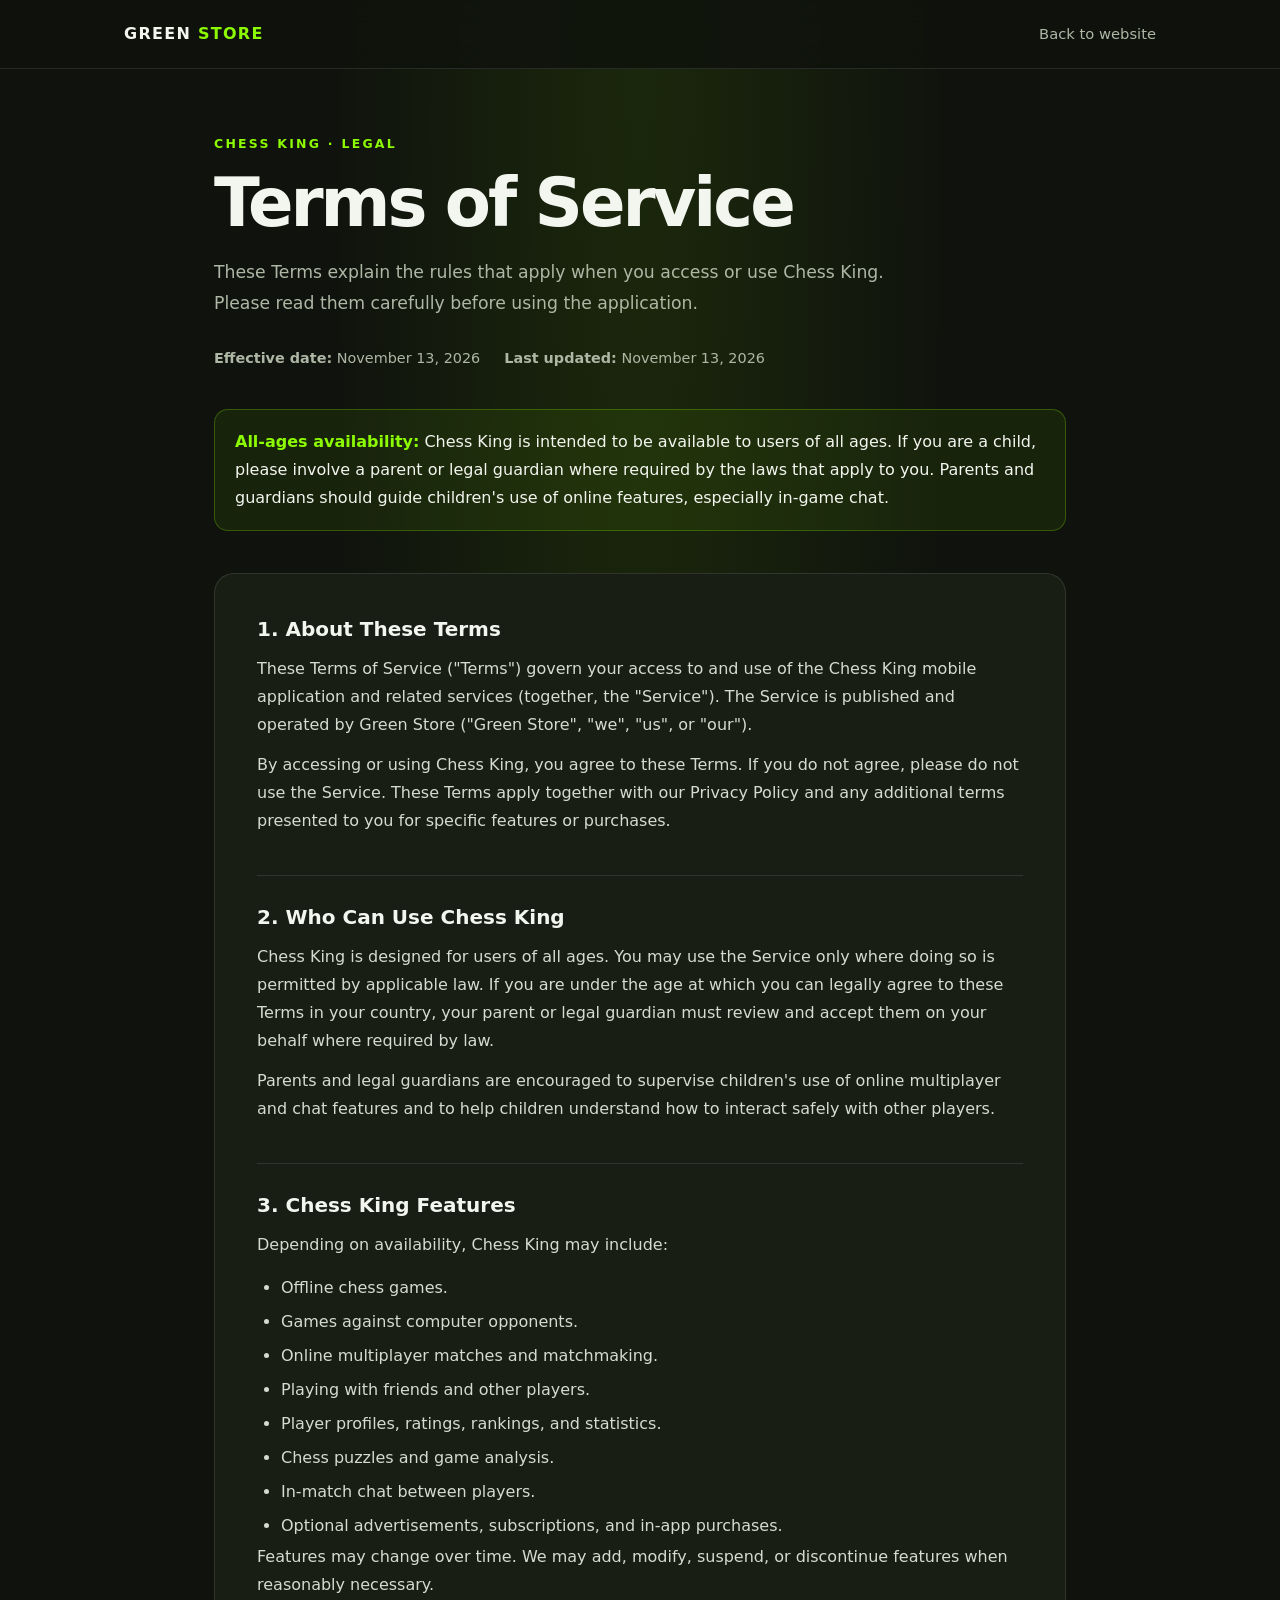
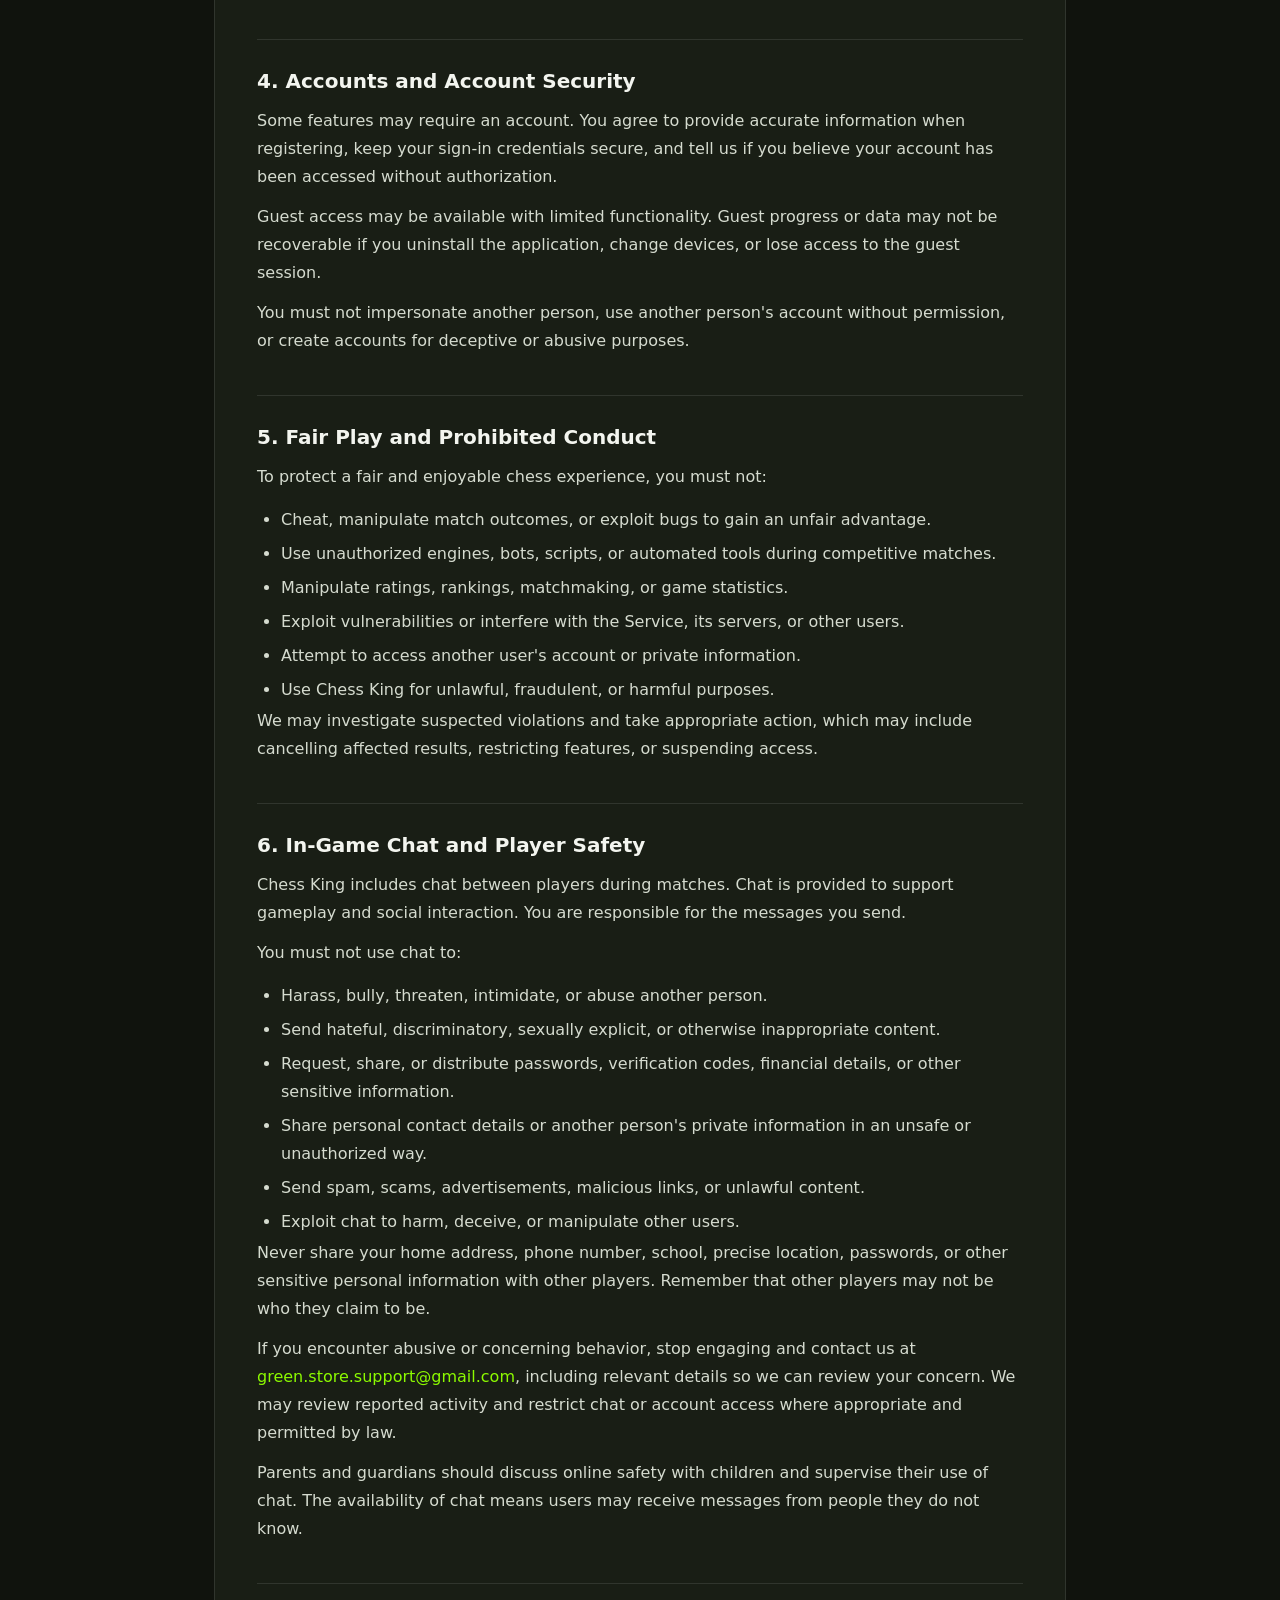
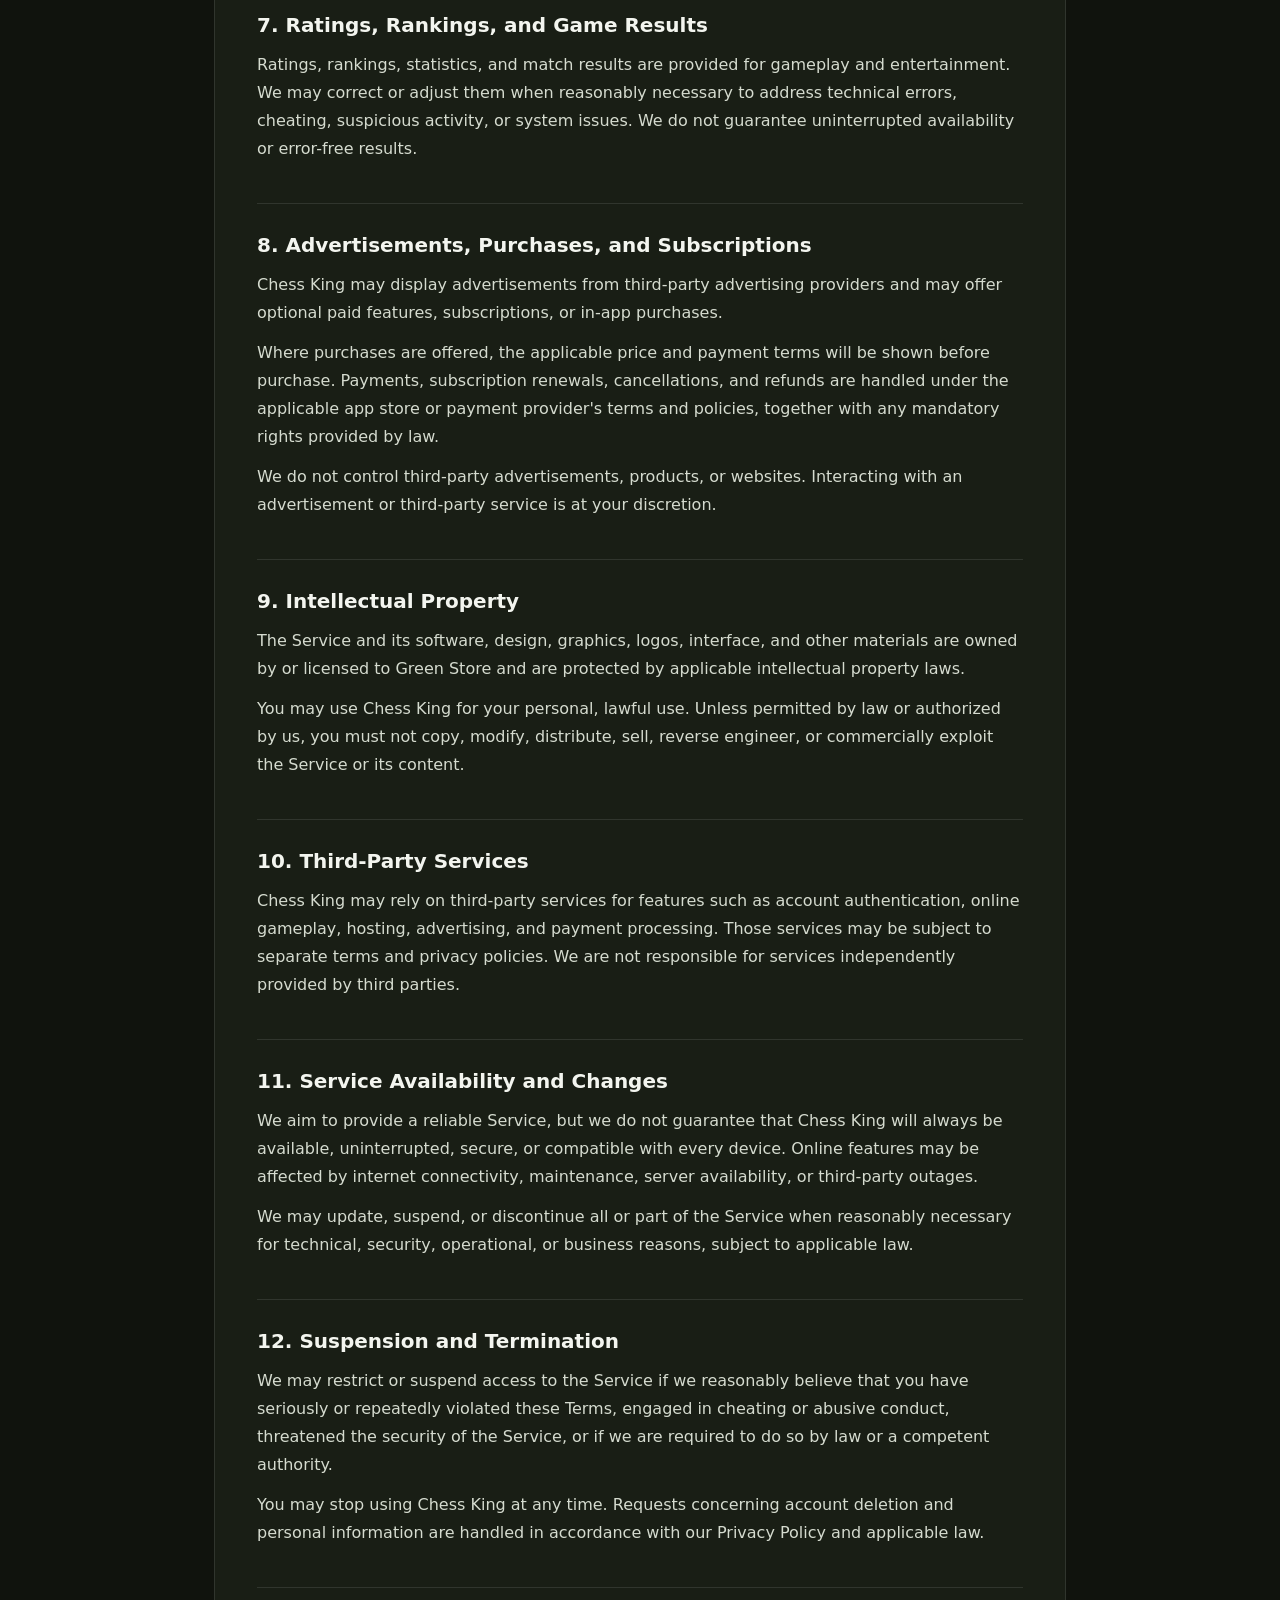
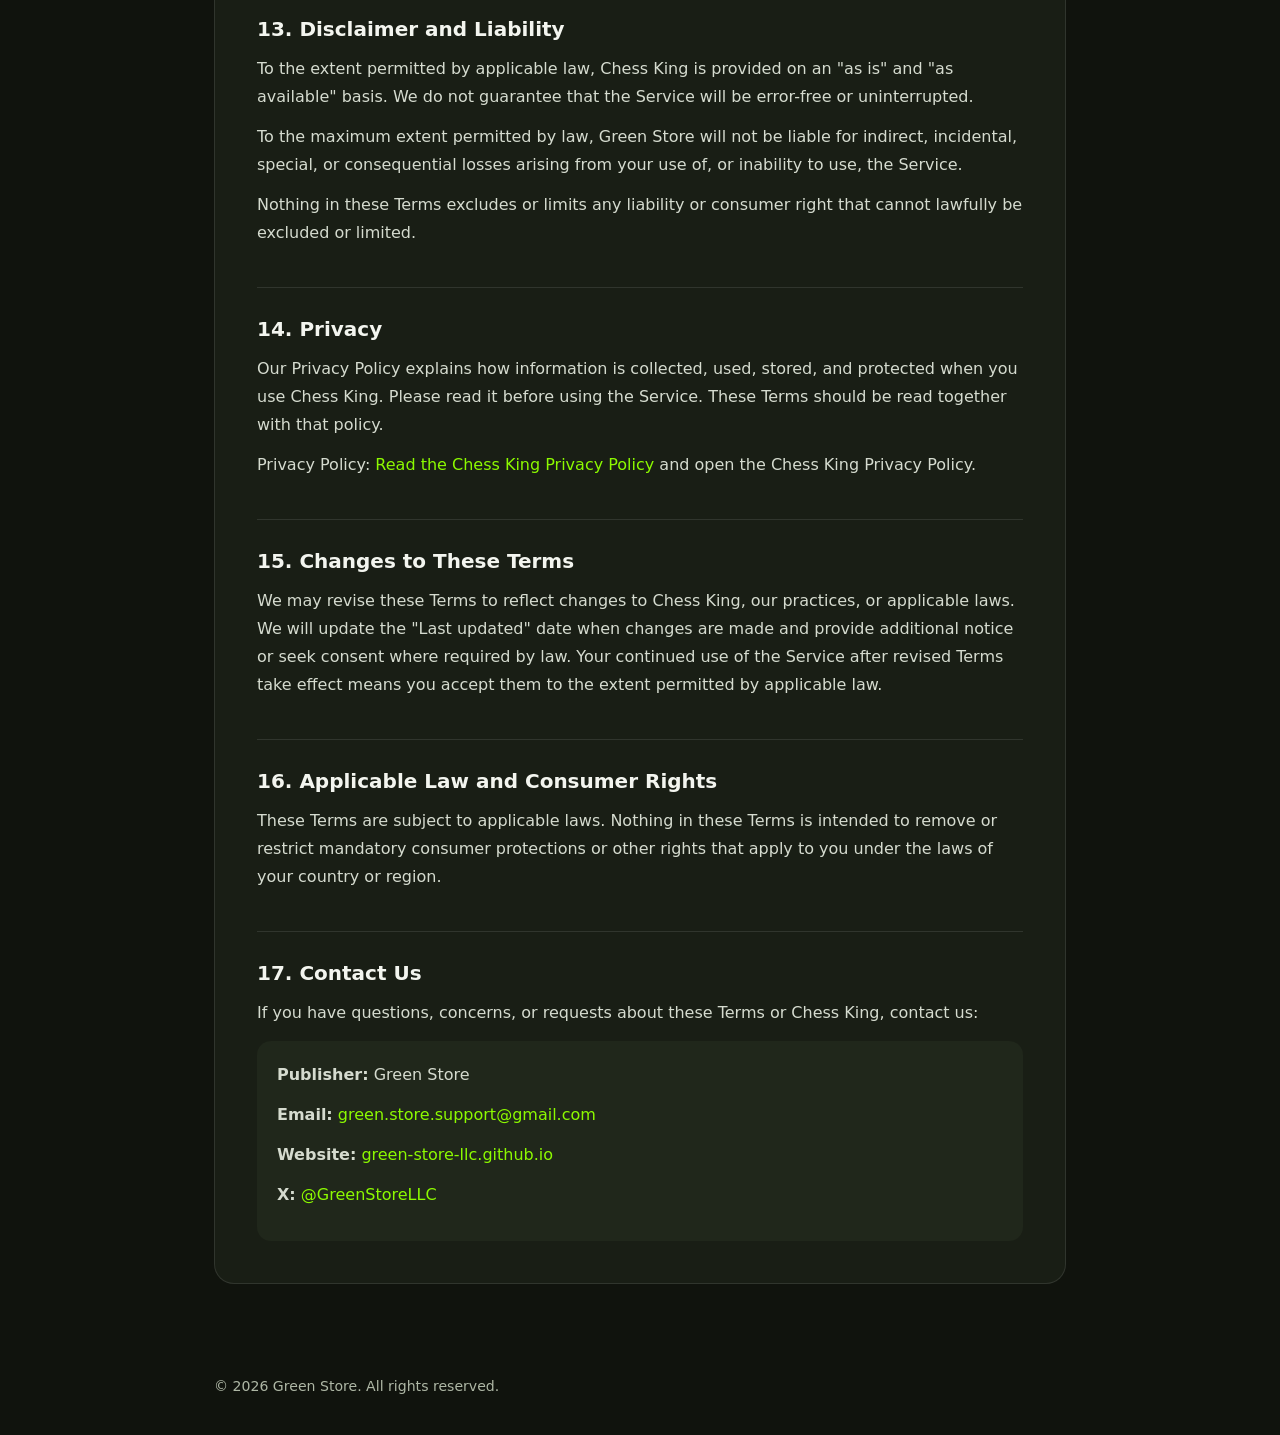
<file: chessking/terms-of-service-1.html>
<!DOCTYPE html>
<html lang="en">
<head>
  <meta charset="UTF-8">
  <meta name="viewport" content="width=device-width, initial-scale=1.0">
  <meta name="description" content="Terms of Service for Chess King, published by Green Store.">
  <meta name="theme-color" content="#10130d">
  <title>Terms of Service | Chess King</title>
  <style>
    :root {
      color-scheme: dark;
      --bg: #10130d;
      --surface: #191e15;
      --surface-2: #20271b;
      --text: #f3f5ef;
      --muted: #aeb7a5;
      --green: #8cfa00;
      --line: rgba(255,255,255,.10);
    }
    * { box-sizing: border-box; }
    html { scroll-behavior: smooth; }
    body {
      margin: 0;
      background: radial-gradient(ellipse at top, rgba(140,250,0,.09), transparent 34%), var(--bg);
      color: var(--text);
      font: 16px/1.75 Inter, ui-sans-serif, system-ui, -apple-system, BlinkMacSystemFont, "Segoe UI", sans-serif;
    }
    a { color: var(--green); text-decoration: none; }
    a:hover { text-decoration: underline; }
    .topbar {
      border-bottom: 1px solid var(--line);
      background: rgba(16,19,13,.86);
      backdrop-filter: blur(12px);
    }
    .topbar-inner {
      max-width: 1080px; margin: auto; padding: 20px 24px;
      display: flex; align-items: center; justify-content: space-between; gap: 16px;
    }
    .brand { color: var(--text); font-weight: 800; letter-spacing: .08em; }
    .brand span { color: var(--green); }
    .back { color: var(--muted); font-size: .92rem; }
    main { max-width: 900px; margin: 0 auto; padding: 64px 24px 90px; }
    .eyebrow {
      color: var(--green); font-size: .78rem; font-weight: 800;
      letter-spacing: .18em; text-transform: uppercase;
    }
    h1 { font-size: clamp(2.4rem, 6vw, 4.2rem); line-height: 1.08; margin: 12px 0 18px; letter-spacing: -.045em; }
    .intro { max-width: 720px; color: var(--muted); font-size: 1.08rem; }
    .meta {
      display: flex; flex-wrap: wrap; gap: 10px 24px; margin: 28px 0 38px;
      color: var(--muted); font-size: .9rem;
    }
    .notice {
      background: rgba(140,250,0,.07); border: 1px solid rgba(140,250,0,.25);
      border-radius: 14px; padding: 18px 20px; margin: 30px 0 42px;
    }
    .notice strong { color: var(--green); }
    .content {
      background: var(--surface); border: 1px solid var(--line);
      border-radius: 20px; padding: clamp(22px, 5vw, 42px);
    }
    section { padding: 0 0 28px; margin: 0 0 28px; border-bottom: 1px solid var(--line); }
    section:last-child { border: 0; padding-bottom: 0; margin-bottom: 0; }
    h2 { font-size: 1.25rem; line-height: 1.35; margin: 0 0 12px; color: var(--text); }
    p { margin: 0 0 12px; color: #d5dbcf; }
    ul { margin: 10px 0 0; padding-left: 24px; color: #d5dbcf; }
    li { padding: 3px 0; }
    .contact {
      background: var(--surface-2); border-radius: 14px; padding: 20px;
      margin-top: 14px;
    }
    footer {
      max-width: 900px; margin: auto; padding: 0 24px 36px;
      color: var(--muted); font-size: .88rem;
    }
    @media (max-width: 600px) {
      main { padding-top: 44px; }
      .topbar-inner { padding: 16px 20px; }
      .content { border-radius: 15px; }
    }
  </style>
</head>
<body>
  <header class="topbar">
    <div class="topbar-inner">
      <a class="brand" href="https://green-store-llc.github.io/" aria-label="Green Store home">GREEN<span> STORE</span></a>
      <a class="back" href="https://green-store-llc.github.io/">Back to website</a>
    </div>
  </header>

  <main>
    <div class="eyebrow">Chess King · Legal</div>
    <h1>Terms of Service</h1>
    <p class="intro">
      These Terms explain the rules that apply when you access or use Chess King.
      Please read them carefully before using the application.
    </p>
    <div class="meta">
      <span><strong>Effective date:</strong> November 13, 2026</span>
      <span><strong>Last updated:</strong> November 13, 2026</span>
    </div>

    <div class="notice">
      <strong>All-ages availability:</strong>
      Chess King is intended to be available to users of all ages. If you are a child,
      please involve a parent or legal guardian where required by the laws that apply to you.
      Parents and guardians should guide children's use of online features, especially in-game chat.
    </div>

    <div class="content">
      <section>
        <h2>1. About These Terms</h2>
        <p>
          These Terms of Service ("Terms") govern your access to and use of the Chess King
          mobile application and related services (together, the "Service"). The Service is
          published and operated by Green Store ("Green Store", "we", "us", or "our").
        </p>
        <p>
          By accessing or using Chess King, you agree to these Terms. If you do not agree,
          please do not use the Service. These Terms apply together with our Privacy Policy
          and any additional terms presented to you for specific features or purchases.
        </p>
      </section>

      <section>
        <h2>2. Who Can Use Chess King</h2>
        <p>
          Chess King is designed for users of all ages. You may use the Service only where
          doing so is permitted by applicable law. If you are under the age at which you can
          legally agree to these Terms in your country, your parent or legal guardian must
          review and accept them on your behalf where required by law.
        </p>
        <p>
          Parents and legal guardians are encouraged to supervise children's use of online
          multiplayer and chat features and to help children understand how to interact safely
          with other players.
        </p>
      </section>

      <section>
        <h2>3. Chess King Features</h2>
        <p>Depending on availability, Chess King may include:</p>
        <ul>
          <li>Offline chess games.</li>
          <li>Games against computer opponents.</li>
          <li>Online multiplayer matches and matchmaking.</li>
          <li>Playing with friends and other players.</li>
          <li>Player profiles, ratings, rankings, and statistics.</li>
          <li>Chess puzzles and game analysis.</li>
          <li>In-match chat between players.</li>
          <li>Optional advertisements, subscriptions, and in-app purchases.</li>
        </ul>
        <p>
          Features may change over time. We may add, modify, suspend, or discontinue features
          when reasonably necessary.
        </p>
      </section>

      <section>
        <h2>4. Accounts and Account Security</h2>
        <p>
          Some features may require an account. You agree to provide accurate information
          when registering, keep your sign-in credentials secure, and tell us if you believe
          your account has been accessed without authorization.
        </p>
        <p>
          Guest access may be available with limited functionality. Guest progress or data
          may not be recoverable if you uninstall the application, change devices, or lose
          access to the guest session.
        </p>
        <p>
          You must not impersonate another person, use another person's account without
          permission, or create accounts for deceptive or abusive purposes.
        </p>
      </section>

      <section>
        <h2>5. Fair Play and Prohibited Conduct</h2>
        <p>To protect a fair and enjoyable chess experience, you must not:</p>
        <ul>
          <li>Cheat, manipulate match outcomes, or exploit bugs to gain an unfair advantage.</li>
          <li>Use unauthorized engines, bots, scripts, or automated tools during competitive matches.</li>
          <li>Manipulate ratings, rankings, matchmaking, or game statistics.</li>
          <li>Exploit vulnerabilities or interfere with the Service, its servers, or other users.</li>
          <li>Attempt to access another user's account or private information.</li>
          <li>Use Chess King for unlawful, fraudulent, or harmful purposes.</li>
        </ul>
        <p>
          We may investigate suspected violations and take appropriate action, which may
          include cancelling affected results, restricting features, or suspending access.
        </p>
      </section>

      <section>
        <h2>6. In-Game Chat and Player Safety</h2>
        <p>
          Chess King includes chat between players during matches. Chat is provided to support
          gameplay and social interaction. You are responsible for the messages you send.
        </p>
        <p>You must not use chat to:</p>
        <ul>
          <li>Harass, bully, threaten, intimidate, or abuse another person.</li>
          <li>Send hateful, discriminatory, sexually explicit, or otherwise inappropriate content.</li>
          <li>Request, share, or distribute passwords, verification codes, financial details, or other sensitive information.</li>
          <li>Share personal contact details or another person's private information in an unsafe or unauthorized way.</li>
          <li>Send spam, scams, advertisements, malicious links, or unlawful content.</li>
          <li>Exploit chat to harm, deceive, or manipulate other users.</li>
        </ul>
        <p>
          Never share your home address, phone number, school, precise location, passwords,
          or other sensitive personal information with other players. Remember that other
          players may not be who they claim to be.
        </p>
        <p>
          If you encounter abusive or concerning behavior, stop engaging and contact us at
          <a href="mailto:green.store.support@gmail.com">green.store.support@gmail.com</a>,
          including relevant details so we can review your concern. We may review reported
          activity and restrict chat or account access where appropriate and permitted by law.
        </p>
        <p>
          Parents and guardians should discuss online safety with children and supervise
          their use of chat. The availability of chat means users may receive messages from
          people they do not know.
        </p>
      </section>

      <section>
        <h2>7. Ratings, Rankings, and Game Results</h2>
        <p>
          Ratings, rankings, statistics, and match results are provided for gameplay and
          entertainment. We may correct or adjust them when reasonably necessary to address
          technical errors, cheating, suspicious activity, or system issues. We do not
          guarantee uninterrupted availability or error-free results.
        </p>
      </section>

      <section>
        <h2>8. Advertisements, Purchases, and Subscriptions</h2>
        <p>
          Chess King may display advertisements from third-party advertising providers and
          may offer optional paid features, subscriptions, or in-app purchases.
        </p>
        <p>
          Where purchases are offered, the applicable price and payment terms will be shown
          before purchase. Payments, subscription renewals, cancellations, and refunds are
          handled under the applicable app store or payment provider's terms and policies,
          together with any mandatory rights provided by law.
        </p>
        <p>
          We do not control third-party advertisements, products, or websites. Interacting
          with an advertisement or third-party service is at your discretion.
        </p>
      </section>

      <section>
        <h2>9. Intellectual Property</h2>
        <p>
          The Service and its software, design, graphics, logos, interface, and other
          materials are owned by or licensed to Green Store and are protected by applicable
          intellectual property laws.
        </p>
        <p>
          You may use Chess King for your personal, lawful use. Unless permitted by law or
          authorized by us, you must not copy, modify, distribute, sell, reverse engineer,
          or commercially exploit the Service or its content.
        </p>
      </section>

      <section>
        <h2>10. Third-Party Services</h2>
        <p>
          Chess King may rely on third-party services for features such as account
          authentication, online gameplay, hosting, advertising, and payment processing.
          Those services may be subject to separate terms and privacy policies. We are not
          responsible for services independently provided by third parties.
        </p>
      </section>

      <section>
        <h2>11. Service Availability and Changes</h2>
        <p>
          We aim to provide a reliable Service, but we do not guarantee that Chess King will
          always be available, uninterrupted, secure, or compatible with every device.
          Online features may be affected by internet connectivity, maintenance, server
          availability, or third-party outages.
        </p>
        <p>
          We may update, suspend, or discontinue all or part of the Service when reasonably
          necessary for technical, security, operational, or business reasons, subject to
          applicable law.
        </p>
      </section>

      <section>
        <h2>12. Suspension and Termination</h2>
        <p>
          We may restrict or suspend access to the Service if we reasonably believe that
          you have seriously or repeatedly violated these Terms, engaged in cheating or
          abusive conduct, threatened the security of the Service, or if we are required
          to do so by law or a competent authority.
        </p>
        <p>
          You may stop using Chess King at any time. Requests concerning account deletion
          and personal information are handled in accordance with our Privacy Policy and
          applicable law.
        </p>
      </section>

      <section>
        <h2>13. Disclaimer and Liability</h2>
        <p>
          To the extent permitted by applicable law, Chess King is provided on an
          "as is" and "as available" basis. We do not guarantee that the Service will be
          error-free or uninterrupted.
        </p>
        <p>
          To the maximum extent permitted by law, Green Store will not be liable for
          indirect, incidental, special, or consequential losses arising from your use
          of, or inability to use, the Service.
        </p>
        <p>
          Nothing in these Terms excludes or limits any liability or consumer right that
          cannot lawfully be excluded or limited.
        </p>
      </section>

      <section>
        <h2>14. Privacy</h2>
        <p>
          Our Privacy Policy explains how information is collected, used, stored, and
          protected when you use Chess King. Please read it before using the Service.
          These Terms should be read together with that policy.
        </p>
        <p>
          Privacy Policy:
          <a href="https://green-store-llc.github.io/chessking/privacy-policy.html" target="_blank" rel="noopener noreferrer">
            Read the Chess King Privacy Policy
          </a>
          and open the Chess King Privacy Policy.
        </p>
      </section>

      <section>
        <h2>15. Changes to These Terms</h2>
        <p>
          We may revise these Terms to reflect changes to Chess King, our practices, or
          applicable laws. We will update the "Last updated" date when changes are made
          and provide additional notice or seek consent where required by law.
          Your continued use of the Service after revised Terms take effect means you
          accept them to the extent permitted by applicable law.
        </p>
      </section>

      <section>
        <h2>16. Applicable Law and Consumer Rights</h2>
        <p>
          These Terms are subject to applicable laws. Nothing in these Terms is intended
          to remove or restrict mandatory consumer protections or other rights that apply
          to you under the laws of your country or region.
        </p>
      </section>

      <section>
        <h2>17. Contact Us</h2>
        <p>If you have questions, concerns, or requests about these Terms or Chess King, contact us:</p>
        <div class="contact">
          <p><strong>Publisher:</strong> Green Store</p>
          <p><strong>Email:</strong> <a href="mailto:green.store.support@gmail.com">green.store.support@gmail.com</a></p>
          <p><strong>Website:</strong> <a href="https://green-store-llc.github.io/">green-store-llc.github.io</a></p>
          <p><strong>X:</strong> <a href="https://x.com/GreenStoreLLC" target="_blank" rel="noopener noreferrer">@GreenStoreLLC</a></p>
        </div>
      </section>
    </div>
  </main>

  <footer>
    © 2026 Green Store. All rights reserved.
  </footer>
</body>
</html>
</file>
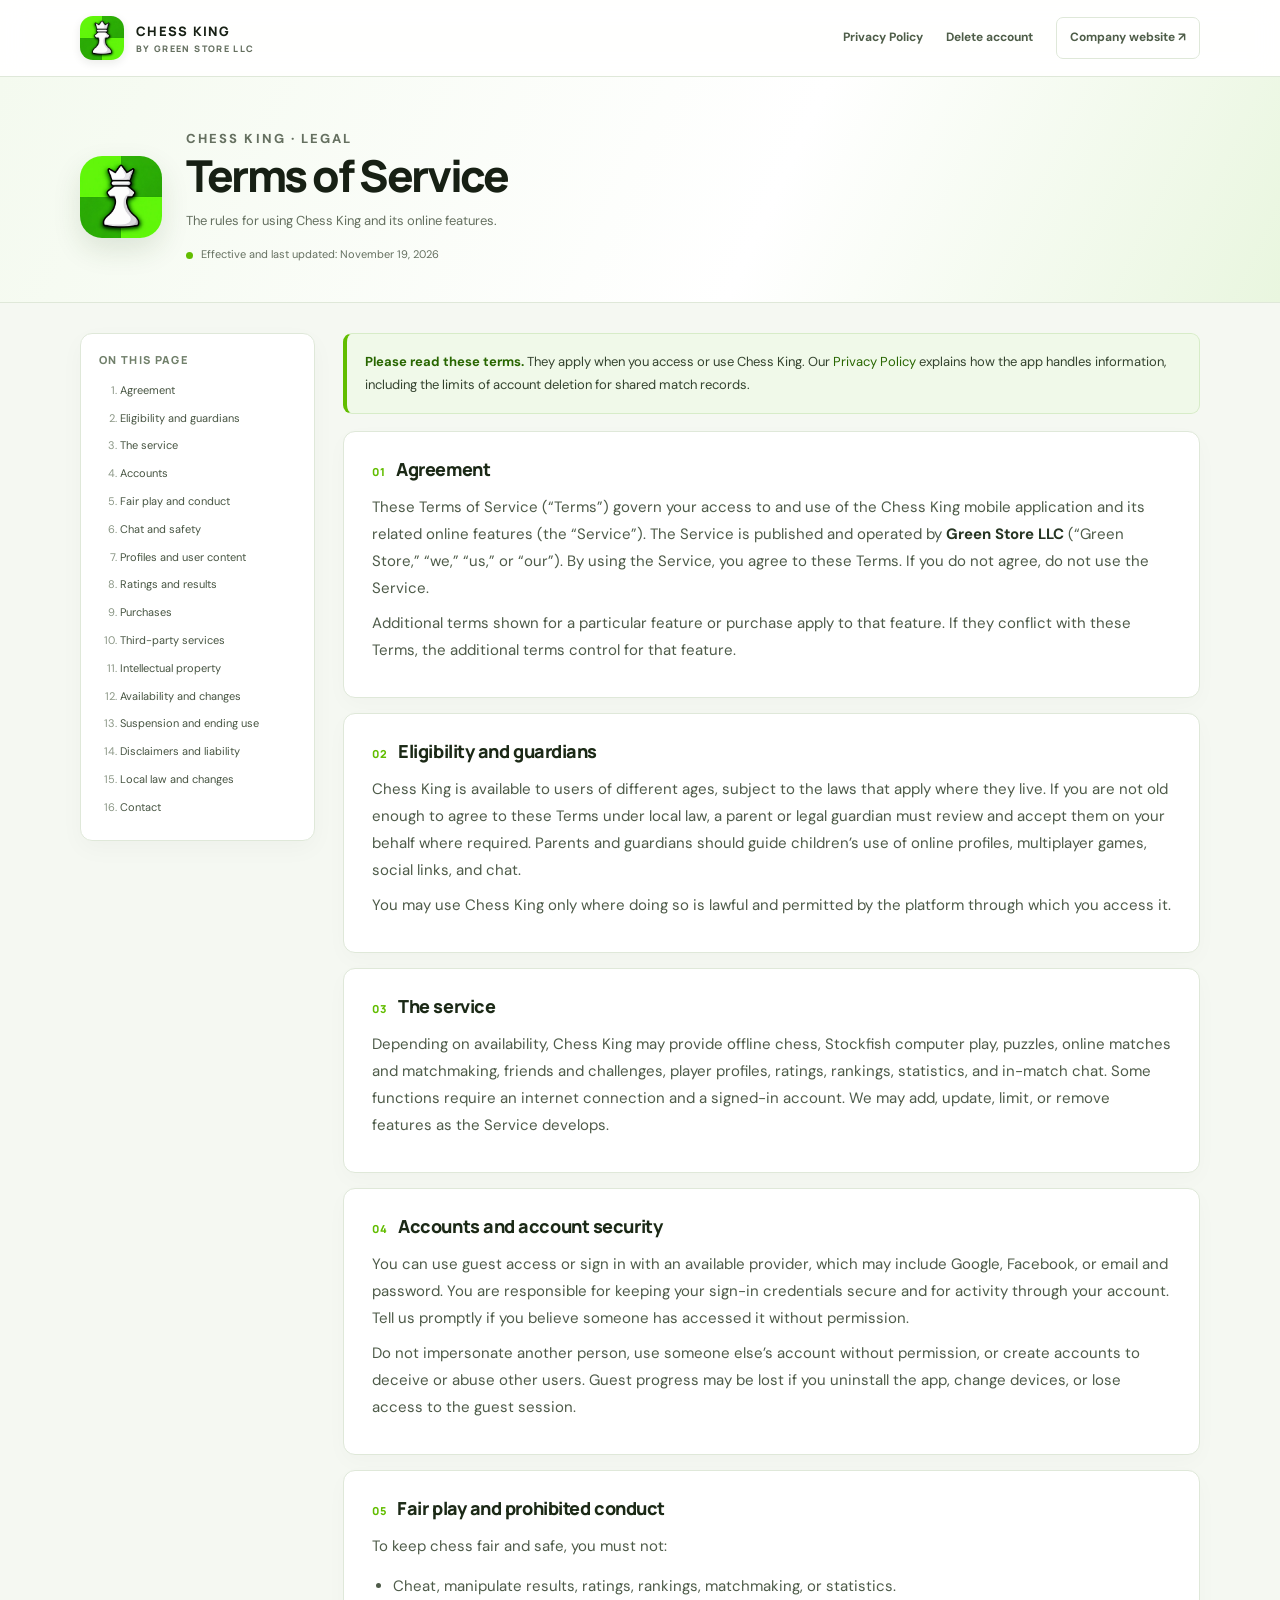
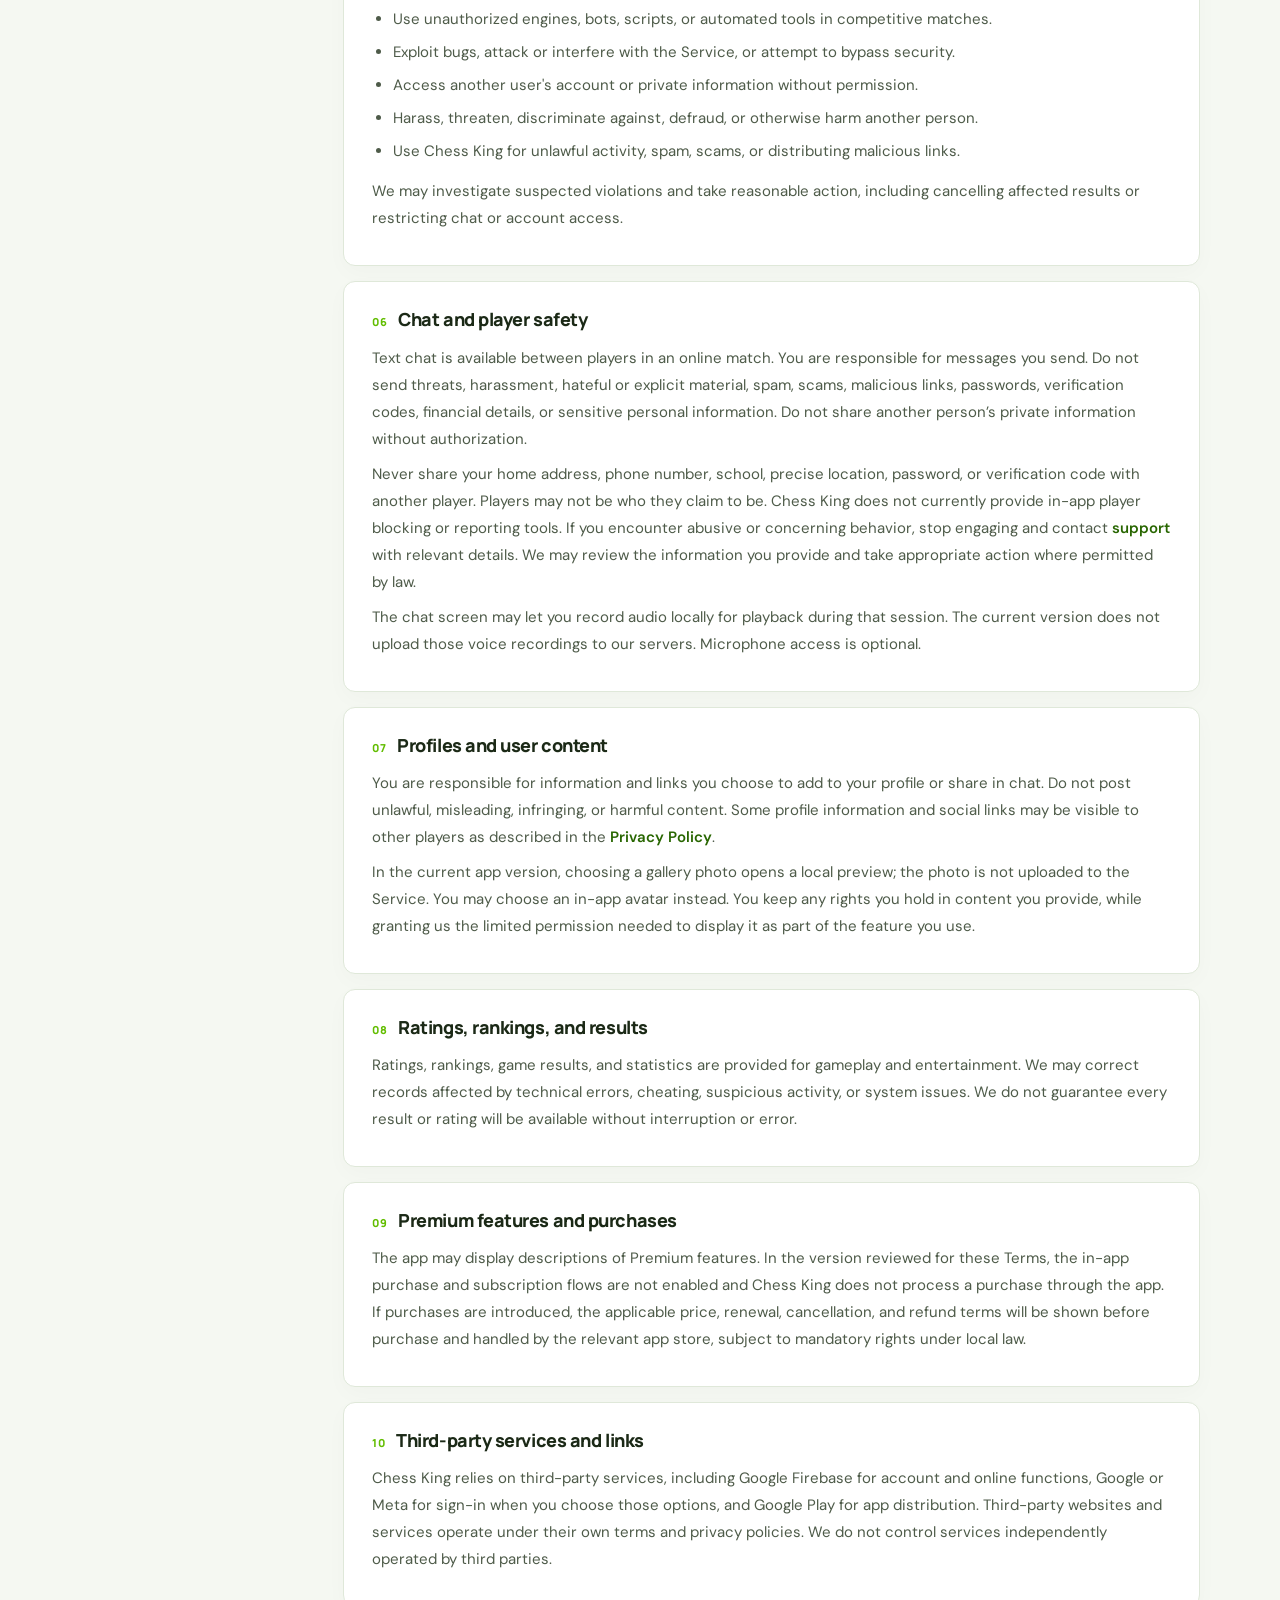
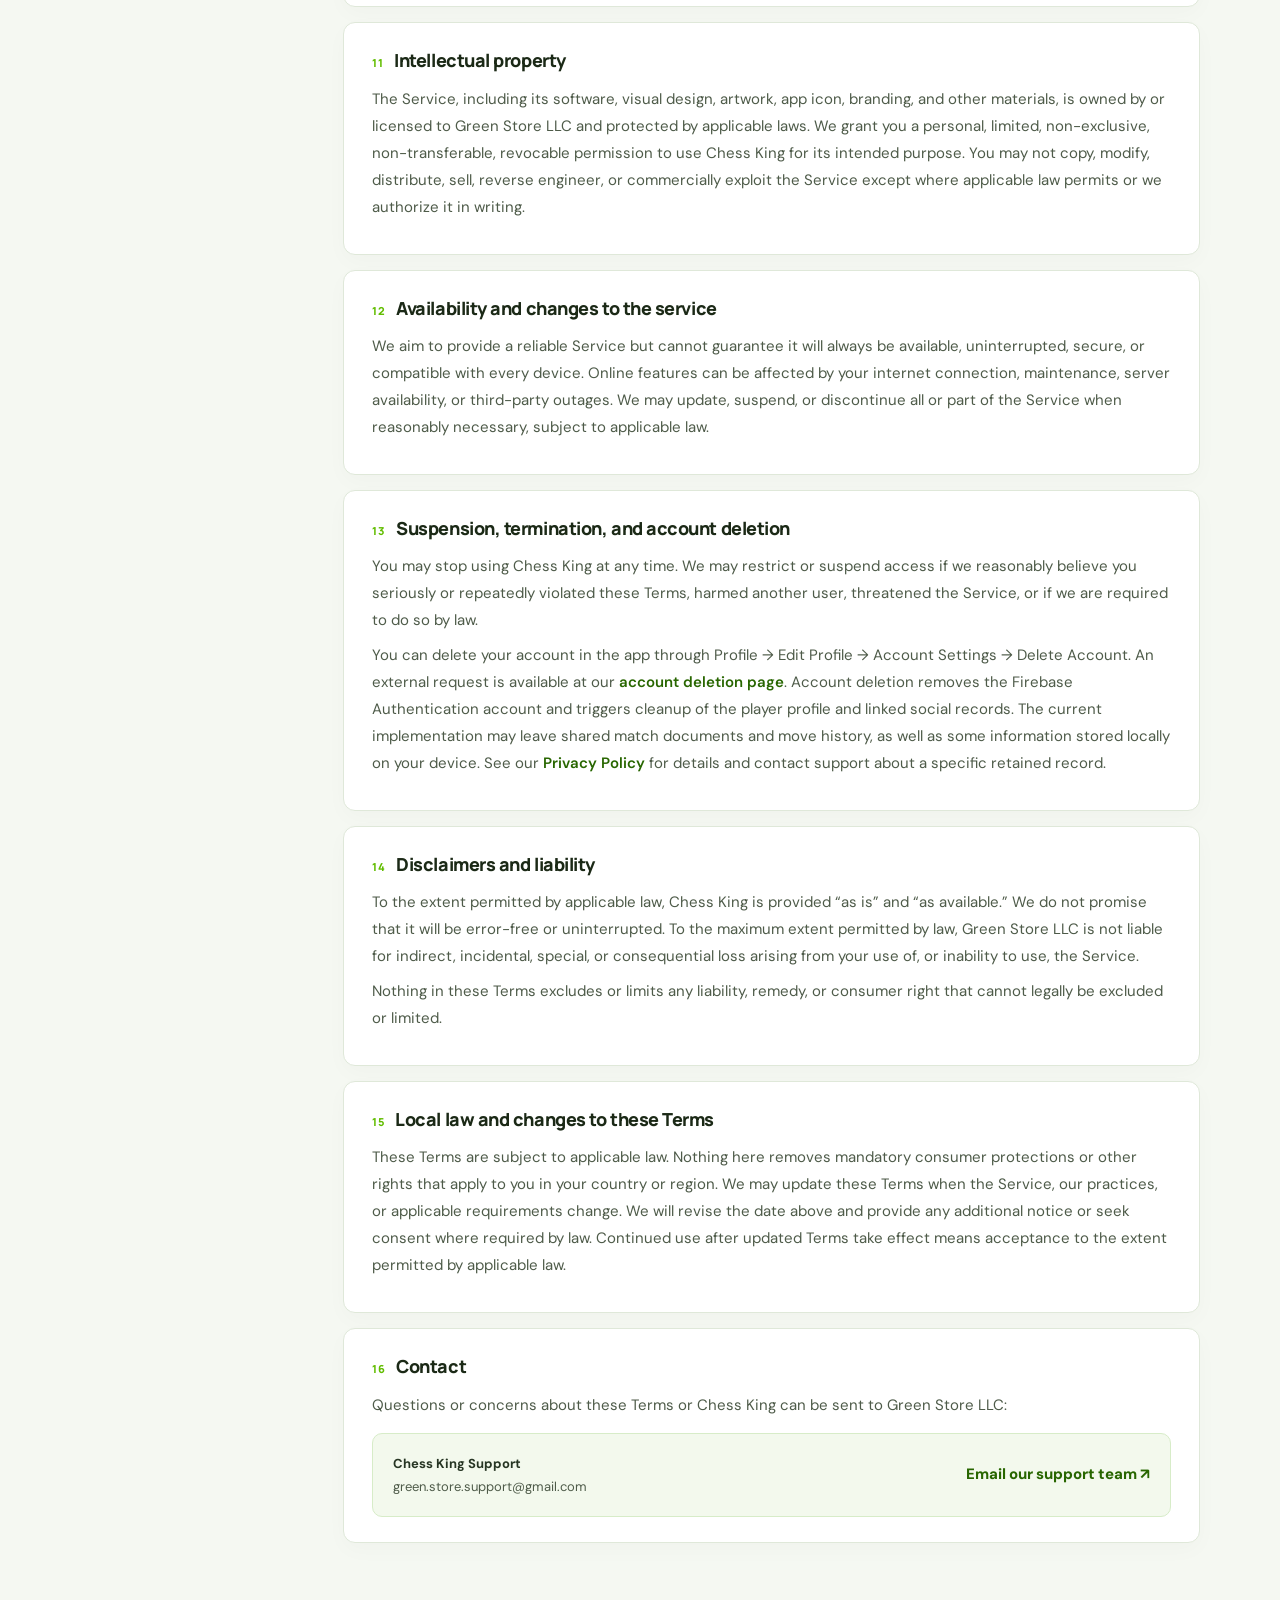
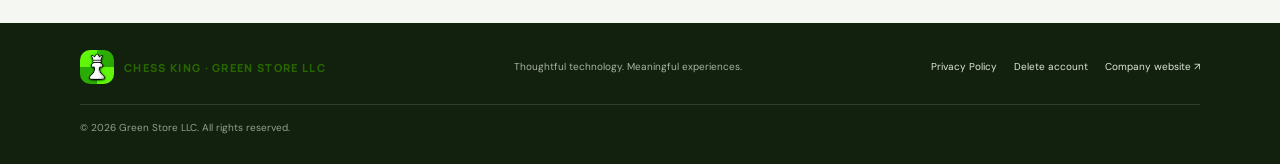
<file: chessking/terms-of-service.html>
<!doctype html>
<html lang="en">
<head>
  <meta charset="utf-8"><meta name="viewport" content="width=device-width, initial-scale=1">
  <meta name="theme-color" content="#f5f8f2"><meta name="description" content="Terms for using the Chess King app, online games, player profiles, and chat.">
  <title>Chess King Terms of Service | Green Store LLC</title>
  <link rel="icon" href="../assets/chess_app.jpg" type="image/jpeg"><link rel="stylesheet" href="legal.css">
</head>
<body>
  <header class="topbar"><nav class="container topbar-inner" aria-label="Main navigation"><a class="brand" href="../index.html"><img src="../assets/chess_app.jpg" alt="Chess King app icon"><span>CHESS KING<small>BY GREEN STORE LLC</small></span></a><div class="top-links"><a href="privacy-policy.html">Privacy Policy</a><a href="delet-account.html">Delete account</a><a class="home-link" href="https://green-store-llc.github.io/">Company website ↗</a></div></nav></header>
  <section class="hero"><div class="container hero-inner"><img class="hero-icon" src="../assets/chess_app.jpg" alt="Chess King app icon"><div><p class="eyebrow">CHESS KING · LEGAL</p><h1>Terms of Service</h1><p>The rules for using Chess King and its online features.</p><span class="updated">Effective and last updated: November 19, 2026</span></div></div></section>
  <main class="container page-layout">
    <nav class="toc" aria-label="On this page"><h2>ON THIS PAGE</h2><ol><li><a href="#agreement">Agreement</a></li><li><a href="#eligibility">Eligibility and guardians</a></li><li><a href="#service">The service</a></li><li><a href="#accounts">Accounts</a></li><li><a href="#conduct">Fair play and conduct</a></li><li><a href="#chat">Chat and safety</a></li><li><a href="#profiles">Profiles and user content</a></li><li><a href="#results">Ratings and results</a></li><li><a href="#purchases">Purchases</a></li><li><a href="#thirdparties">Third-party services</a></li><li><a href="#ip">Intellectual property</a></li><li><a href="#availability">Availability and changes</a></li><li><a href="#termination">Suspension and ending use</a></li><li><a href="#disclaimer">Disclaimers and liability</a></li><li><a href="#law">Local law and changes</a></li><li><a href="#contact">Contact</a></li></ol></nav>
    <div class="legal-content">
      <div class="notice"><strong>Please read these terms.</strong> They apply when you access or use Chess King. Our <a href="privacy-policy.html">Privacy Policy</a> explains how the app handles information, including the limits of account deletion for shared match records.</div>
      <section class="legal-section" id="agreement"><h2><span class="num">01</span> Agreement</h2><p>These Terms of Service (“Terms”) govern your access to and use of the Chess King mobile application and its related online features (the “Service”). The Service is published and operated by <strong>Green Store LLC</strong> (“Green Store,” “we,” “us,” or “our”). By using the Service, you agree to these Terms. If you do not agree, do not use the Service.</p><p>Additional terms shown for a particular feature or purchase apply to that feature. If they conflict with these Terms, the additional terms control for that feature.</p></section>
      <section class="legal-section" id="eligibility"><h2><span class="num">02</span> Eligibility and guardians</h2><p>Chess King is available to users of different ages, subject to the laws that apply where they live. If you are not old enough to agree to these Terms under local law, a parent or legal guardian must review and accept them on your behalf where required. Parents and guardians should guide children’s use of online profiles, multiplayer games, social links, and chat.</p><p>You may use Chess King only where doing so is lawful and permitted by the platform through which you access it.</p></section>
      <section class="legal-section" id="service"><h2><span class="num">03</span> The service</h2><p>Depending on availability, Chess King may provide offline chess, Stockfish computer play, puzzles, online matches and matchmaking, friends and challenges, player profiles, ratings, rankings, statistics, and in-match chat. Some functions require an internet connection and a signed-in account. We may add, update, limit, or remove features as the Service develops.</p></section>
      <section class="legal-section" id="accounts"><h2><span class="num">04</span> Accounts and account security</h2><p>You can use guest access or sign in with an available provider, which may include Google, Facebook, or email and password. You are responsible for keeping your sign-in credentials secure and for activity through your account. Tell us promptly if you believe someone has accessed it without permission.</p><p>Do not impersonate another person, use someone else’s account without permission, or create accounts to deceive or abuse other users. Guest progress may be lost if you uninstall the app, change devices, or lose access to the guest session.</p></section>
      <section class="legal-section" id="conduct"><h2><span class="num">05</span> Fair play and prohibited conduct</h2><p>To keep chess fair and safe, you must not:</p><ul><li>Cheat, manipulate results, ratings, rankings, matchmaking, or statistics.</li><li>Use unauthorized engines, bots, scripts, or automated tools in competitive matches.</li><li>Exploit bugs, attack or interfere with the Service, or attempt to bypass security.</li><li>Access another user's account or private information without permission.</li><li>Harass, threaten, discriminate against, defraud, or otherwise harm another person.</li><li>Use Chess King for unlawful activity, spam, scams, or distributing malicious links.</li></ul><p>We may investigate suspected violations and take reasonable action, including cancelling affected results or restricting chat or account access.</p></section>
      <section class="legal-section" id="chat"><h2><span class="num">06</span> Chat and player safety</h2><p>Text chat is available between players in an online match. You are responsible for messages you send. Do not send threats, harassment, hateful or explicit material, spam, scams, malicious links, passwords, verification codes, financial details, or sensitive personal information. Do not share another person’s private information without authorization.</p><p>Never share your home address, phone number, school, precise location, password, or verification code with another player. Players may not be who they claim to be. Chess King does not currently provide in-app player blocking or reporting tools. If you encounter abusive or concerning behavior, stop engaging and contact <a href="mailto:green.store.support@gmail.com">support</a> with relevant details. We may review the information you provide and take appropriate action where permitted by law.</p><p>The chat screen may let you record audio locally for playback during that session. The current version does not upload those voice recordings to our servers. Microphone access is optional.</p></section>
      <section class="legal-section" id="profiles"><h2><span class="num">07</span> Profiles and user content</h2><p>You are responsible for information and links you choose to add to your profile or share in chat. Do not post unlawful, misleading, infringing, or harmful content. Some profile information and social links may be visible to other players as described in the <a href="privacy-policy.html">Privacy Policy</a>.</p><p>In the current app version, choosing a gallery photo opens a local preview; the photo is not uploaded to the Service. You may choose an in-app avatar instead. You keep any rights you hold in content you provide, while granting us the limited permission needed to display it as part of the feature you use.</p></section>
      <section class="legal-section" id="results"><h2><span class="num">08</span> Ratings, rankings, and results</h2><p>Ratings, rankings, game results, and statistics are provided for gameplay and entertainment. We may correct records affected by technical errors, cheating, suspicious activity, or system issues. We do not guarantee every result or rating will be available without interruption or error.</p></section>
      <section class="legal-section" id="purchases"><h2><span class="num">09</span> Premium features and purchases</h2><p>The app may display descriptions of Premium features. In the version reviewed for these Terms, the in-app purchase and subscription flows are not enabled and Chess King does not process a purchase through the app. If purchases are introduced, the applicable price, renewal, cancellation, and refund terms will be shown before purchase and handled by the relevant app store, subject to mandatory rights under local law.</p></section>
      <section class="legal-section" id="thirdparties"><h2><span class="num">10</span> Third-party services and links</h2><p>Chess King relies on third-party services, including Google Firebase for account and online functions, Google or Meta for sign-in when you choose those options, and Google Play for app distribution. Third-party websites and services operate under their own terms and privacy policies. We do not control services independently operated by third parties.</p></section>
      <section class="legal-section" id="ip"><h2><span class="num">11</span> Intellectual property</h2><p>The Service, including its software, visual design, artwork, app icon, branding, and other materials, is owned by or licensed to Green Store LLC and protected by applicable laws. We grant you a personal, limited, non-exclusive, non-transferable, revocable permission to use Chess King for its intended purpose. You may not copy, modify, distribute, sell, reverse engineer, or commercially exploit the Service except where applicable law permits or we authorize it in writing.</p></section>
      <section class="legal-section" id="availability"><h2><span class="num">12</span> Availability and changes to the service</h2><p>We aim to provide a reliable Service but cannot guarantee it will always be available, uninterrupted, secure, or compatible with every device. Online features can be affected by your internet connection, maintenance, server availability, or third-party outages. We may update, suspend, or discontinue all or part of the Service when reasonably necessary, subject to applicable law.</p></section>
      <section class="legal-section" id="termination"><h2><span class="num">13</span> Suspension, termination, and account deletion</h2><p>You may stop using Chess King at any time. We may restrict or suspend access if we reasonably believe you seriously or repeatedly violated these Terms, harmed another user, threatened the Service, or if we are required to do so by law.</p><p>You can delete your account in the app through Profile → Edit Profile → Account Settings → Delete Account. An external request is available at our <a href="delet-account.html">account deletion page</a>. Account deletion removes the Firebase Authentication account and triggers cleanup of the player profile and linked social records. The current implementation may leave shared match documents and move history, as well as some information stored locally on your device. See our <a href="privacy-policy.html#retention">Privacy Policy</a> for details and contact support about a specific retained record.</p></section>
      <section class="legal-section" id="disclaimer"><h2><span class="num">14</span> Disclaimers and liability</h2><p>To the extent permitted by applicable law, Chess King is provided “as is” and “as available.” We do not promise that it will be error-free or uninterrupted. To the maximum extent permitted by law, Green Store LLC is not liable for indirect, incidental, special, or consequential loss arising from your use of, or inability to use, the Service.</p><p>Nothing in these Terms excludes or limits any liability, remedy, or consumer right that cannot legally be excluded or limited.</p></section>
      <section class="legal-section" id="law"><h2><span class="num">15</span> Local law and changes to these Terms</h2><p>These Terms are subject to applicable law. Nothing here removes mandatory consumer protections or other rights that apply to you in your country or region. We may update these Terms when the Service, our practices, or applicable requirements change. We will revise the date above and provide any additional notice or seek consent where required by law. Continued use after updated Terms take effect means acceptance to the extent permitted by applicable law.</p></section>
      <section class="legal-section" id="contact"><h2><span class="num">16</span> Contact</h2><p>Questions or concerns about these Terms or Chess King can be sent to Green Store LLC:</p><div class="contact-card"><p><strong>Chess King Support</strong><br>green.store.support@gmail.com</p><a href="mailto:green.store.support@gmail.com?subject=Chess%20King%20terms%20question">Email our support team ↗</a></div></section>
    </div>
  </main>
  <footer class="footer"><div class="container footer-inner"><a class="footer-brand" href="../index.html"><img src="../assets/chess_app.jpg" alt=""><span>CHESS KING · GREEN STORE LLC</span></a><p>Thoughtful technology. Meaningful experiences.</p><div class="footer-links"><a href="privacy-policy.html">Privacy Policy</a><a href="delet-account.html">Delete account</a><a href="https://green-store-llc.github.io/">Company website ↗</a></div></div><div class="container copyright">© 2026 Green Store LLC. All rights reserved.</div></footer>
</body></html>
</file>
<file: styles.css>
:root{--green:#73d400;--lime:#a8f04a;--ink:#10120f;--muted:#70766c;--paper:#f6f7f3;--white:#fff;--line:rgba(16,18,15,.12);--dark-line:rgba(255,255,255,.14);--heading:'Manrope',sans-serif;--body:'DM Sans',sans-serif}
*{box-sizing:border-box}html{scroll-behavior:smooth;scroll-padding-top:88px}body{margin:0;background:var(--paper);color:var(--ink);font-family:var(--body);-webkit-font-smoothing:antialiased}a{color:inherit;text-decoration:none}button{font:inherit}.container{width:min(1160px,calc(100% - 64px));margin:auto}.section-light{background:var(--paper)}.section-dark{background:var(--ink);color:#f5f6f2}h1,h2,h3,p{margin-top:0}h1,h2,h3{font-family:var(--heading)}
.site-header{height:82px;background:rgba(246,247,243,.94);backdrop-filter:blur(16px);position:sticky;top:0;z-index:20;border-bottom:1px solid rgba(16,18,15,.07)}.nav{height:100%;display:flex;align-items:center;justify-content:space-between}.brand{display:inline-flex;align-items:center;gap:11px;font:800 12px var(--heading);letter-spacing:.13em}.brand img{object-fit:cover;border-radius:50%;box-shadow:0 4px 14px #10120f1c}.brand small{font-weight:500;letter-spacing:.04em;color:#858a80}.nav-links{display:flex;align-items:center;gap:35px;font-size:12px;font-weight:600;color:#555a51}.nav-links>a:not(.nav-cta):hover{color:#4d8e00}.nav-cta{background:var(--ink);color:white;padding:13px 18px;border-radius:4px}.nav-cta span{color:var(--lime);margin-left:10px}.menu-toggle{display:none}
.hero{min-height:650px;position:relative;overflow:hidden;padding:85px 0 30px}.hero-grid{display:grid;grid-template-columns:1.05fr .95fr;align-items:center;gap:50px;min-height:480px}.eyebrow,.section-kicker,.product-index{font-size:10px;font-weight:700;letter-spacing:.16em}.eyebrow{display:flex;align-items:center;gap:10px;color:#6e7468;margin-bottom:29px}.eyebrow span{width:7px;height:7px;background:#72cb00;border-radius:50%;box-shadow:0 0 0 4px #8cfa0026}h1{font-size:clamp(48px,6vw,78px);line-height:1.08;letter-spacing:-.065em;margin-bottom:25px;font-weight:700}h1 em,h2 em{font-style:normal;color:#70bd00}.hero-lead{max-width:470px;color:#70756c;font-size:16px;line-height:1.8;margin-bottom:34px}.hero-actions{display:flex;align-items:center;gap:27px}.button{display:inline-flex;align-items:center;justify-content:center;gap:25px;padding:16px 20px;font-size:11px;font-weight:700;transition:transform .2s,background .2s;border:1px solid transparent}.button:hover{transform:translateY(-3px)}.button-dark{background:var(--ink);color:white}.button-dark span,.button-green span{font-size:16px;color:var(--lime)}.text-link{font-size:11px;font-weight:700}.text-link span{margin-left:8px;color:#6ab300}.hero-brand{height:420px;position:relative;display:grid;place-items:center}.hero-brand img{z-index:2;width:min(320px,75%);height:auto;border-radius:50%;box-shadow:0 30px 75px #10120f26;position:relative}.brand-halo{position:absolute;width:400px;height:400px;max-width:95%;border:1px solid #10120f1b;border-radius:50%;box-shadow:0 0 0 28px #10120f05,0 0 0 56px #10120f03}.hero-caption{position:absolute;bottom:7px;right:0;font-size:9px;letter-spacing:.15em;font-weight:700}.hero-caption b{color:#75c500;font-size:18px;margin-left:8px}.hero-bottom{display:flex;justify-content:space-between;border-top:1px solid var(--line);padding-top:19px;color:#969b91;font-size:9px;letter-spacing:.16em;font-weight:700}.hero-bottom b{font-size:14px;color:#7cc900;margin-left:10px}
.intro{padding:116px 0 122px}.intro-grid{display:grid;grid-template-columns:.7fr 1.7fr .65fr;gap:40px}.section-kicker{display:flex;align-items:center;gap:13px;color:#a6aca0;white-space:nowrap}.section-kicker i{width:28px;height:1px;background:currentColor;opacity:.6}.intro h2,.section-heading h2,.contact-grid h2{font-size:clamp(42px,5vw,62px);letter-spacing:-.06em;line-height:1.12;margin:0 0 27px}.section-dark h2 em{color:var(--lime)}.intro-text{max-width:610px;color:#aeb3aa;font-size:15px;line-height:1.95;margin-bottom:30px}.button-outline{border-color:#ffffff47;color:#fff}.button-outline span{color:var(--lime)}.intro-note{align-self:end;border-left:1px solid #ffffff2e;padding-left:23px;margin-bottom:4px}.intro-note>span{font-size:25px;color:var(--lime)}.intro-note p{font:600 12px/1.9 var(--heading);color:#d8ddd3;margin:12px 0 0}
.product-section{padding:110px 0 120px}.section-heading{display:flex;justify-content:space-between;align-items:end;margin-bottom:48px}.dark-kicker{color:#92988d;margin-bottom:22px}.section-heading h2{margin:0}.section-heading>p{max-width:310px;color:#777d72;font-size:13px;line-height:1.8;margin:0 0 5px}.product-card{display:grid;grid-template-columns:1.05fr .95fr;background:#fff;min-height:470px;border:1px solid #e9ebe5}.product-visual{background:#151914;min-height:470px;position:relative;display:grid;place-items:center;overflow:hidden}.product-visual:before{content:'';position:absolute;width:380px;height:380px;border-radius:50%;background:radial-gradient(circle,#8cfa003e,transparent 68%);filter:blur(9px)}.board-frame{position:relative;padding:14px;background:#22291f;border:1px solid #ffffff21;border-radius:10px;box-shadow:0 30px 80px #0008;transform:rotate(-5deg);width:min(330px,72%)}.board{display:grid;grid-template-columns:repeat(8,1fr);aspect-ratio:1;background:#ecf0e5}.board span{display:grid;place-items:center;font:clamp(15px,3vw,27px) Georgia,serif;color:#20271b}.board span:nth-child(16n+1),.board span:nth-child(16n+3),.board span:nth-child(16n+5),.board span:nth-child(16n+7),.board span:nth-child(16n+10),.board span:nth-child(16n+12),.board span:nth-child(16n+14),.board span:nth-child(16n+16){background:#86a56c}.board span:nth-child(-n+16){color:#1d211b}.board span:nth-child(n+49){color:#f8fff2;text-shadow:0 1px 2px #162010}.visual-caption{position:absolute;bottom:27px;color:#9ba395;font-size:9px;letter-spacing:.16em}.product-info{padding:48px 52px 42px;display:flex;align-items:flex-start;flex-direction:column}.product-index{color:#899084;width:100%;display:flex;justify-content:space-between}.product-index b{color:#b0b5ab}.product-mark{width:50px;height:50px;border-radius:13px;background:var(--ink);color:var(--lime);display:grid;place-items:center;font-size:30px;margin:30px 0 17px}.product-info h3{font-size:38px;letter-spacing:-.06em;margin-bottom:4px}.product-tagline{font-size:12px;font-weight:700;color:#70b900;margin-bottom:20px}.product-description{font-size:13px;line-height:1.85;color:#777d72;max-width:390px}.product-tags{display:flex;flex-wrap:wrap;gap:7px;margin:12px 0 25px}.product-tags span{font-size:8px;font-weight:700;letter-spacing:.1em;border:1px solid #e3e6dd;padding:7px 9px;color:#777d72}.product-actions{display:flex;flex-direction:column;align-items:flex-start;gap:14px;margin-top:auto}.button-green{background:var(--green);color:var(--ink)}.button-green span{color:var(--ink)}.product-secondary{font-size:10px;font-weight:700;color:#777d72}
.statement-section{background:var(--green);padding:88px 0;text-align:center}.statement-inner>span{font-size:25px}.statement-inner p{font:700 clamp(31px,4.5vw,54px)/1.25 var(--heading);letter-spacing:-.06em;margin:20px 0}.statement-inner p em{font-style:normal;color:#fff}.statement-inner small{font-size:9px;font-weight:700;letter-spacing:.18em;color:#3d5d1d}
.values-section{padding:112px 0 120px}.values-grid{display:grid;grid-template-columns:repeat(3,1fr);border-top:1px solid var(--line);border-bottom:1px solid var(--line)}.value-card{padding:28px 32px 34px 0;min-height:245px}.value-card+.value-card{border-left:1px solid var(--line);padding-left:32px}.value-card>span{font-size:9px;letter-spacing:.12em;color:#92988d}.value-card>b{display:block;font-size:25px;color:#77c900;margin:27px 0 17px}.value-card h3{font-size:18px;letter-spacing:-.04em;margin-bottom:12px}.value-card p{font-size:12px;line-height:1.85;color:#777d72;max-width:290px;margin:0}
.contact-section{padding:108px 0 112px}.contact-grid{display:grid;grid-template-columns:1.2fr .8fr;gap:90px}.contact-grid h2{margin:25px 0}.contact-copy{font-size:13px;color:#aab0a5;line-height:1.8;max-width:390px;margin-bottom:30px}.contact-email{font:600 clamp(14px,2vw,20px) var(--heading);border-bottom:1px solid #ffffff40;padding-bottom:12px;display:inline-flex;gap:22px;align-items:center}.contact-email span{color:var(--lime)}.contact-side{align-self:end}.contact-detail{padding:18px 0;border-bottom:1px solid var(--dark-line)}.contact-detail:first-child{border-top:1px solid var(--dark-line)}.contact-detail>span{display:block;color:#899084;font-size:9px;font-weight:700;letter-spacing:.15em;margin-bottom:11px}.contact-detail a{font-size:12px;color:#f0f2ec}.contact-detail a:hover{color:var(--lime)}.social-links{display:flex;gap:22px;flex-wrap:wrap}.legal-links>a+a{margin-left:20px}
.footer{background:#090b08;color:#f3f5ef;padding:32px 0 20px}.footer-main{display:flex;align-items:center;justify-content:space-between;padding-bottom:32px}.footer .brand img{width:38px;height:38px}.footer-main>p{font-size:11px;line-height:1.7;color:#8c9386;margin:0}.back-top{font-size:9px;letter-spacing:.14em;font-weight:700;color:#c3c9bc}.back-top:hover{color:var(--lime)}.footer-bottom{border-top:1px solid #ffffff1f;padding-top:17px;display:flex;justify-content:space-between;color:#737b6e;font-size:9px;letter-spacing:.08em}.footer-bottom b{color:var(--lime);font-size:13px;margin-left:6px}.reveal{opacity:0;transform:translateY(22px);transition:opacity .7s ease,transform .7s ease}.reveal.visible{opacity:1;transform:translateY(0)}
@media(max-width:800px){.container{width:min(100% - 40px,600px)}.site-header{height:72px}.menu-toggle{display:flex;width:40px;height:40px;border:0;background:transparent;flex-direction:column;justify-content:center;gap:6px;align-items:center}.menu-toggle span{width:21px;height:1.5px;background:var(--ink)}.nav-links{display:none;position:absolute;top:71px;left:0;right:0;background:var(--paper);padding:22px 25px 27px;flex-direction:column;align-items:stretch;gap:21px;border-bottom:1px solid var(--line)}.nav-links.open{display:flex}.nav-cta{text-align:center}.hero{padding-top:60px;min-height:0}.hero-grid{grid-template-columns:1fr;gap:5px}.hero-brand{height:350px;max-width:500px;width:100%;margin:0 auto}.hero-brand img{width:min(270px,68%)}.brand-halo{width:330px;height:330px}.hero-bottom{margin-top:22px}.intro{padding:82px 0}.intro-grid{grid-template-columns:1fr;gap:32px}.intro-note{display:none}.intro h2,.section-heading h2,.contact-grid h2{font-size:47px}.product-section,.values-section{padding:82px 0}.section-heading{display:block}.section-heading>p{margin-top:18px}.product-card{grid-template-columns:1fr}.product-visual{min-height:370px}.product-info{padding:35px 28px 38px;min-height:440px}.product-mark{margin-top:25px}.values-grid{grid-template-columns:1fr}.value-card,.value-card+.value-card{border-left:0;padding:24px 0;min-height:0;border-bottom:1px solid var(--line)}.value-card:last-child{border-bottom:0}.value-card>b{margin:17px 0 10px}.contact-section{padding:82px 0}.contact-grid{grid-template-columns:1fr;gap:52px}.footer-main{align-items:flex-start;gap:24px;flex-wrap:wrap}.footer-main>p{order:3;width:100%}}
@media(max-width:420px){.container{width:calc(100% - 36px)}h1{font-size:43px}.hero-actions{gap:18px;flex-wrap:wrap}.button{padding:15px 16px}.hero-brand{height:300px}.hero-brand img{width:220px}.brand-halo{width:270px;height:270px}.hero-caption{font-size:7px}.product-visual{min-height:320px}.board-frame{width:76%}.footer-bottom{gap:12px;flex-direction:column}.contact-email{font-size:14px}.social-links{gap:12px}}
@media(prefers-reduced-motion:reduce){html{scroll-behavior:auto}*,*::before,*::after{transition:none!important}.reveal{opacity:1;transform:none}}
</file>
<file: chessking/legal.css>
@import url('https://fonts.googleapis.com/css2?family=DM+Sans:wght@400;500;600;700&family=Manrope:wght@400;500;600;700;800&display=swap');
:root{--green:#62bd00;--green-dark:#286600;--green-soft:#eff9e7;--ink:#172014;--muted:#657060;--paper:#f5f8f2;--line:#dfe8d9;--white:#fff;--heading:'Manrope',sans-serif;--body:'DM Sans',sans-serif}
*{box-sizing:border-box}html{scroll-behavior:smooth;scroll-padding-top:96px}body{margin:0;background:var(--paper);color:var(--ink);font:15px/1.8 var(--body);-webkit-font-smoothing:antialiased}a{color:var(--green-dark);text-decoration:none}a:hover{text-decoration:underline}img{max-width:100%}.container{width:min(1120px,calc(100% - 48px));margin:auto}
.topbar{position:sticky;top:0;z-index:10;background:#ffffffed;backdrop-filter:blur(14px);border-bottom:1px solid var(--line)}.topbar-inner{height:76px;display:flex;align-items:center;justify-content:space-between}.brand{display:flex;align-items:center;gap:12px;color:var(--ink);font:800 13px var(--heading);letter-spacing:.1em}.brand:hover{text-decoration:none}.brand img{width:44px;height:44px;border-radius:13px;object-fit:cover;box-shadow:0 3px 10px #16240f17}.brand small{display:block;color:var(--muted);font-size:9px;letter-spacing:.15em;margin-top:2px}.top-links{display:flex;align-items:center;gap:23px;font-size:12px;font-weight:700}.top-links a{color:#4e5d48}.top-links .home-link{padding:9px 13px;border:1px solid var(--line);border-radius:7px}
.hero{padding:50px 0 34px;background:linear-gradient(115deg,#f4faef,#fff 60%,#e9f6df);border-bottom:1px solid var(--line)}.hero-inner{display:flex;align-items:center;gap:24px}.hero-icon{width:82px;height:82px;object-fit:cover;border-radius:22px;box-shadow:0 12px 28px #254a1420}.eyebrow{margin:0 0 5px;color:var(--green-dark);font-size:10px;font-weight:800;letter-spacing:.16em}.hero h1{font:800 clamp(31px,4vw,44px)/1.15 var(--heading);letter-spacing:-.055em;margin:0 0 8px}.hero p{color:var(--muted);margin:0;font-size:13px}.updated{display:inline-flex;align-items:center;gap:8px;color:#657060;font-size:11px;margin-top:13px}.updated:before{content:'';width:7px;height:7px;border-radius:50%;background:var(--green)}
.page-layout{display:grid;grid-template-columns:235px minmax(0,1fr);align-items:start;gap:28px;padding:30px 0 65px}.toc{position:sticky;top:98px;padding:18px;background:var(--white);border:1px solid var(--line);border-radius:12px;box-shadow:0 8px 24px #12200d08}.toc h2{font:800 11px var(--heading);letter-spacing:.12em;margin:0 0 10px;color:#71806b}.toc ol{margin:0;padding-left:21px}.toc li{padding:4px 0;color:#8b9786;font-size:11px}.toc a{color:#465441}.toc a:hover{color:var(--green-dark)}.legal-content{min-width:0}.notice{background:#f0f9e9;border:1px solid #d7ecc8;border-left:4px solid var(--green);border-radius:9px;padding:16px 18px;margin-bottom:17px;color:#34432f;font-size:13px}.notice strong{color:var(--green-dark)}.legal-section{background:var(--white);border:1px solid var(--line);border-radius:12px;padding:25px 28px;margin-bottom:15px;box-shadow:0 7px 22px #12200d06;scroll-margin-top:100px}.legal-section h2{font:800 18px/1.4 var(--heading);letter-spacing:-.025em;margin:0 0 12px;color:#1b2916;display:flex;gap:10px;align-items:baseline}.legal-section h2 .num{color:var(--green);font:800 11px var(--heading);letter-spacing:.1em}.legal-section p{margin:8px 0;color:#4e5b49}.legal-section ul{margin:10px 0;padding-left:21px;color:#4e5b49}.legal-section li{padding:3px 0}.legal-section strong{color:#263523}.legal-section a{font-weight:600}.data-table{width:100%;border-collapse:collapse;margin:14px 0;font-size:12px;line-height:1.65}.data-table th{text-align:left;background:#f1f7ec;color:#3f5237;font-weight:800}.data-table th,.data-table td{vertical-align:top;padding:11px 12px;border:1px solid var(--line)}.data-table td{color:#4e5b49}.callout{padding:14px 16px;background:#f8faf6;border:1px solid var(--line);border-radius:8px;margin:12px 0;color:#4e5b49;font-size:13px}.contact-card{display:flex;flex-wrap:wrap;align-items:center;justify-content:space-between;gap:18px;background:#f3f9ed;border:1px solid #d7ecc8;border-radius:10px;padding:18px 20px;margin-top:14px}.contact-card p{margin:0;font-size:13px}.contact-card a{font-weight:800}.pill{display:inline-block;background:var(--green-soft);border:1px solid #d4eac3;border-radius:999px;padding:4px 10px;color:var(--green-dark);font-size:10px;font-weight:800;letter-spacing:.06em;margin:2px}
.footer{background:#12200e;color:#dfe8d9;padding:27px 0}.footer-inner{display:flex;align-items:center;justify-content:space-between;gap:20px}.footer-brand{display:flex;align-items:center;gap:10px;font:800 11px var(--heading);letter-spacing:.12em}.footer-brand img{width:34px;height:34px;border-radius:10px}.footer p{margin:0;color:#a7b49f;font-size:10px}.footer-links{display:flex;gap:17px;flex-wrap:wrap;font-size:10px}.footer-links a{color:#dfe8d9}.footer .copyright{border-top:1px solid #ffffff20;margin-top:20px;padding-top:14px;color:#94a18b;font-size:10px}.delete-card{background:#fff;border:1px solid var(--line);border-radius:12px;padding:22px 24px;margin-bottom:14px;box-shadow:0 7px 22px #12200d06}.step{display:grid;grid-template-columns:38px 1fr;gap:14px;padding:17px 0;border-bottom:1px solid #edf1e9}.step:last-child{border-bottom:0}.step-no{width:34px;height:34px;display:grid;place-items:center;background:var(--green-soft);border:1px solid #d4eac3;border-radius:10px;color:var(--green-dark);font:800 13px var(--heading)}.step h3{font:800 14px var(--heading);margin:0 0 4px}.step p{margin:0;color:#586451;font-size:13px}.button{display:inline-flex;align-items:center;justify-content:center;gap:10px;background:var(--green);color:#10200a;border-radius:8px;padding:12px 17px;font-size:12px;font-weight:800}.button:hover{background:#7ad91b;text-decoration:none}.secondary-button{display:inline-block;border:1px solid #cee2c1;background:#fff;border-radius:8px;padding:11px 15px;font-size:12px;font-weight:800}.action-row{display:flex;flex-wrap:wrap;gap:10px;margin-top:15px}
@media(max-width:850px){.page-layout{grid-template-columns:1fr;gap:18px}.toc{position:static}.toc ol{columns:2;column-gap:30px}.toc li{break-inside:avoid}.legal-section{padding:21px 22px}}
@media(max-width:560px){.container{width:calc(100% - 30px)}.topbar-inner{height:68px}.brand img{width:39px;height:39px}.top-links{gap:11px;font-size:10px}.top-links .home-link{padding:7px 9px}.hero{padding:34px 0 27px}.hero-inner{gap:15px;align-items:flex-start}.hero-icon{width:58px;height:58px;border-radius:16px}.hero h1{font-size:29px}.hero p{font-size:12px}.page-layout{padding-top:17px}.toc{padding:14px}.toc ol{columns:1;max-height:200px;overflow:auto}.legal-section{padding:18px 17px}.legal-section h2{font-size:16px}.data-table{font-size:11px}.data-table th,.data-table td{padding:8px}.footer-inner{align-items:flex-start;flex-direction:column}.step{grid-template-columns:32px 1fr;gap:11px}.step-no{width:30px;height:30px}}
@media(prefers-reduced-motion:reduce){html{scroll-behavior:auto}}
</file>
